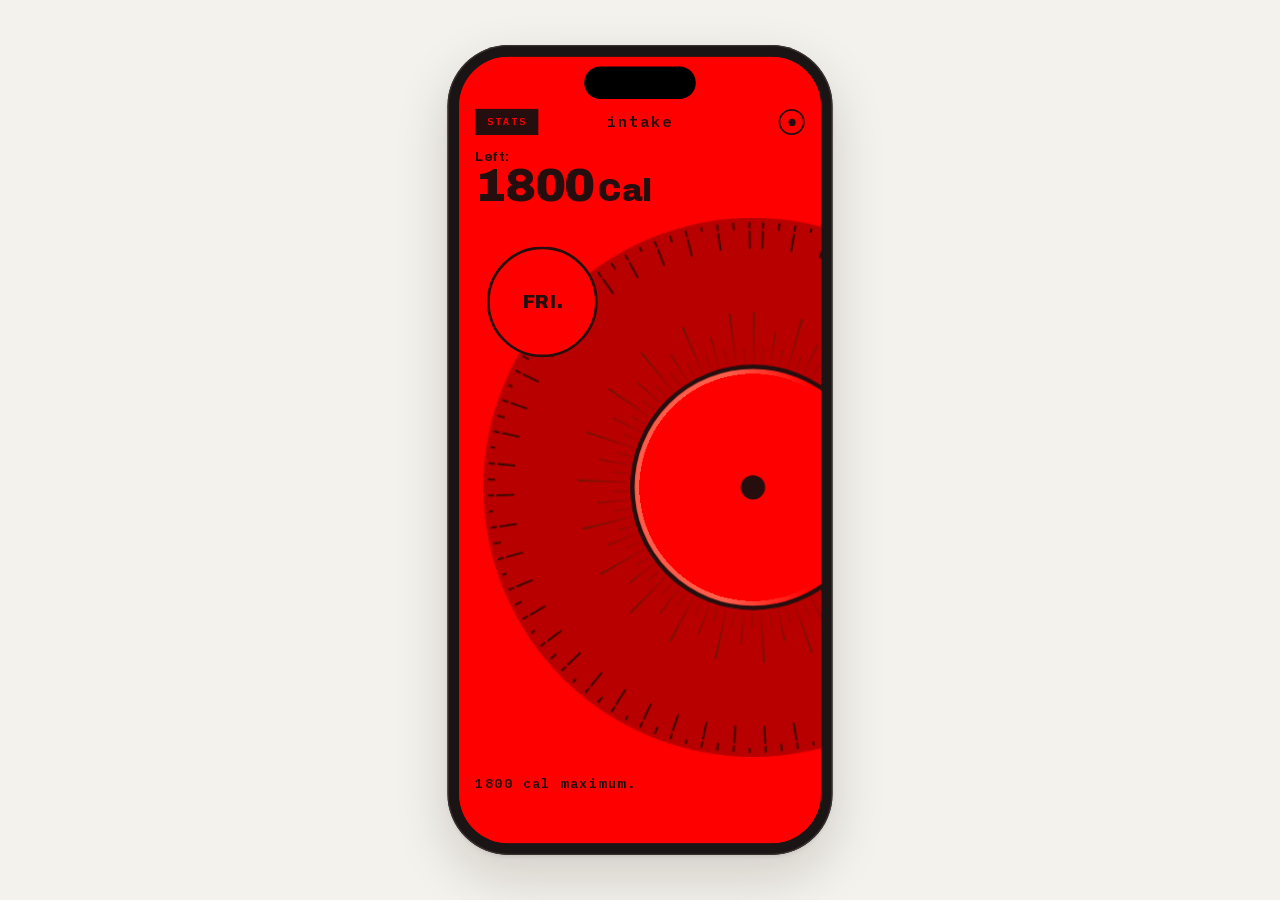
<file: index.html>
<!DOCTYPE html>
<html lang="en">
<head>
<meta charset="utf-8">
<meta name="viewport" content="width=device-width, initial-scale=1, viewport-fit=cover, user-scalable=no">
<title>intake</title>

<meta name="apple-mobile-web-app-capable" content="yes">
<meta name="mobile-web-app-capable" content="yes">
<!-- Drawn under a see-through bar. iOS 26 lays its own blur over the top of that, which
     can only be cleared by giving up the see-through bar - and with it a top that moves
     with the screens under it - so it stays, tinted the app's red (see paintRoot). -->
<meta name="apple-mobile-web-app-status-bar-style" content="black-translucent">
<meta name="apple-mobile-web-app-title" content="intake">
<meta name="theme-color" content="#FF0000">

<link rel="manifest" href="./manifest.webmanifest">
<link rel="apple-touch-icon" href="./icons/icon-180.png">
<link rel="icon" href="./icons/icon-192.png" type="image/png">
<link rel="stylesheet" href="./fonts.css">
<link rel="stylesheet" href="./styles.css">
</head>
<body>

<div id="backdrop"></div>


<!-- On a wide screen the app is shown as the phone it was drawn for: this is the body
     of that phone, behind the canvas. Hidden everywhere else. -->
<div id="frame" aria-hidden="true"></div>

<div id="stage">

<!-- ═══════════════════════════ HOME ═══════════════════════════ -->
<section class="screen" id="screen-home" style="position: relative; height: 874px; overflow: hidden; background-color: #FF0000">
  <div class="hdr" style="position: absolute; left: 0; right: 0; top: 58px; display: flex; align-items: center; justify-content: space-between; padding: 0 18px; z-index: 9">
    <div id="home-stats-btn" class="nav-pill" style="background: #270E0E; color: #FF0000; font: 600 11px/1 'IBM Plex Mono',monospace; letter-spacing: .16em; padding: 9px 13px">STATS</div>
    <div style="position: absolute; left: 0; right: 0; text-align: center; color: #270E0E; font: 600 17px/1 'IBM Plex Mono',monospace; letter-spacing: .14em; pointer-events: none">intake</div>
    <div id="home-settings-btn" class="dot-btn" role="button" tabindex="0" aria-label="Settings" style="width:29px;height:29px;border-radius:50%;border:2.5px solid #270E0E;box-sizing:border-box;display:flex;align-items:center;justify-content:center"><div style="width: 8px; height: 8px; border-radius: 50%; background: #270E0E"></div></div>
  </div>

  <div id="home-left" style="position: absolute; left: 18px; top: 104px; z-index: 9; display: flex; flex-direction: column; gap: 2px; color: #270E0E">
    <div id="home-left-cap" style="font: 700 15px/1 Archivo,sans-serif; letter-spacing: .02em">Left:</div>
    <div style="display: flex; align-items: baseline; gap: 4px"><div id="home-left-val" style="font: 900 52px/.85 Archivo,sans-serif; letter-spacing: -.02em">425</div><div style="font: 900 34px/.85 Archivo,sans-serif; letter-spacing: -.01em">Cal</div></div>
  </div>

  <div style="position: absolute; left: 30px; top: 230px; width: 520px; height: 520px; z-index: 3">
    <canvas id="home-band" class="layer" style="position:absolute;left:-3px;top:-51px;width:599px;height:599px"></canvas>

    <canvas id="home-ticks" class="layer" style="position:absolute;left:-3px;top:-51px;width:599px;height:599px;z-index:3"></canvas>

    <canvas id="home-lit" class="layer" style="position:absolute;left:-3px;top:-51px;width:599px;height:599px;z-index:5"></canvas>

    <div id="home-day-btn" class="day-badge" style="position: absolute; left: 1px; top: -19px; width: 123px; height: 123px; border-radius: 50%; color: #270E0E; display: flex; align-items: center; justify-content: center; z-index: 8; background-color: #FF0000; border: 3px solid #270E0E; box-sizing: border-box; cursor: pointer"><div id="home-day" style="font: 900 21px/1 Archivo,sans-serif; letter-spacing: -.03em">MON.</div></div>

    <div class="layer" style="position:absolute;left:161px;top:113px;width:271px;height:271px;border-radius:50%;z-index:6;pointer-events:none;background:conic-gradient(from 90deg,#FF0000 0deg 60deg,#FF5C4A 102deg 258deg,#FF0000 300deg 360deg);-webkit-mask:radial-gradient(circle closest-side,transparent 0 93.2%,#000 93.2% 100%);mask:radial-gradient(circle closest-side,transparent 0 93.2%,#000 93.2% 100%)"></div>
    <div style="position:absolute;left:160px;top:112px;width:273px;height:273px;border-radius:50%;border:5px solid #270E0E;box-sizing:border-box;z-index:6;pointer-events:none"></div>

    <div style="position: absolute; left: 275px; top: 227px; width: 43px; height: 43px; z-index: 5; pointer-events: none"><div style="position: absolute; left: 8px; top: 8px; width: 27px; height: 27px; border-radius: 50%; background: #270E0E"></div></div>

    <button type="button" id="home-open-calc" class="dial-btn-home" aria-label="Open calculator" style="position:absolute;left:166px;top:118px;width:261px;height:261px;border-radius:50%;border:0;padding:0;background:transparent;cursor:pointer;z-index:9;-webkit-tap-highlight-color:transparent;transition:background .12s,transform .12s"></button>
  </div>

  <div id="home-max" style="position: absolute; left: 18px; z-index: 9; color: rgb(39, 14, 14); font: 600 15px / 1 &quot;IBM Plex Mono&quot;, monospace; letter-spacing: 0.1em; top: 800px">1800 cal maximum.</div>

  <!-- Day picker. The first circle lands exactly on the badge, so opening it reads as the
       badge growing a stack rather than a panel appearing over it. -->
  <div id="home-picker-backdrop" class="bleed-x bleed-t bleed-b" style="position:absolute;inset:0;z-index:19;display:none"></div>
  <!-- The tail of the fade runs to zero just short of the bottom edge, so the circle
       queued behind the faded one never shows its arc below it. -->
  <div id="home-picker" style="position:absolute;left:31px;top:211px;width:123px;height:491px;z-index:20;display:none;-webkit-mask-image:linear-gradient(to bottom,#000 0,#000 75%,rgba(0,0,0,.4) 88%,rgba(0,0,0,.4) 92%,rgba(0,0,0,0) 99.5%);mask-image:linear-gradient(to bottom,#000 0,#000 75%,rgba(0,0,0,.4) 88%,rgba(0,0,0,.4) 92%,rgba(0,0,0,0) 99.5%)">
    <div id="home-picker-scroll" class="noscrollbar" style="position:absolute;inset:0;overflow-y:auto;overflow-x:hidden;-webkit-overflow-scrolling:touch;overscroll-behavior:contain"></div>
  </div>
  <!-- Sits off the top-left shoulder of the first circle, not level with its middle.
       The dots pack to the top of a taller box so the tap target stays finger-sized. -->
  <!-- The dots shift right inside the box rather than the box moving with them: the
       circle bulges left as it drops, and this box is as far right as one can sit
       without its lower corner landing on the circle and swallowing taps. -->
  <button type="button" id="home-cal-btn" aria-label="Open calendar" style="position:absolute;left:0;top:214px;width:32px;height:44px;z-index:21;display:none;border:0;background:transparent;padding:0 4px 0 0;cursor:pointer;align-items:flex-end;justify-content:flex-start;flex-direction:column;gap:4px">
    <span style="width:5.5px;height:5.5px;border-radius:50%;background:#270E0E;display:block"></span>
    <span style="width:5.5px;height:5.5px;border-radius:50%;background:#270E0E;display:block"></span>
    <span style="width:5.5px;height:5.5px;border-radius:50%;background:#270E0E;display:block"></span>
  </button>
</section>

<!-- ═══════════════════════════ CALENDAR ═══════════════════════════ -->
<section class="screen" id="screen-calendar" style="position:relative;height:874px;overflow:hidden;background:#C0C3B0;font-family:Archivo,sans-serif">

  <div class="hdr" style="position:absolute;left:0;right:0;top:58px;display:flex;align-items:center;justify-content:space-between;padding:0 18px;z-index:9">
    <button type="button" id="cal-back-btn" class="btn-close" style="width:29px;height:29px;border-radius:50%;border:0;background:#FF0000;color:#270E0E;font:900 12px/1 Archivo,sans-serif;-webkit-text-stroke:0.9px currentColor;display:flex;align-items:center;justify-content:center;padding:0;cursor:pointer;flex:none">✕</button>
    <div style="position:absolute;left:0;right:0;text-align:center;color:#270E0E;font:600 17px/1 'IBM Plex Mono',monospace;letter-spacing:.14em;pointer-events:none">log</div>
    <div id="cal-settings-btn" class="dot-btn" role="button" tabindex="0" aria-label="Settings" style="width:29px;height:29px;border-radius:50%;border:2.5px solid #FF0000;box-sizing:border-box;display:flex;align-items:center;justify-content:center"><div style="width:8px;height:8px;border-radius:50%;background:#FF0000"></div></div>
  </div>

  <!-- The selected day, read the way the reference reads it: the numeral carries the
       screen, the month and year sit under it, the weekday balances the line. -->
  <div id="cal-daynum" style="position:absolute;left:22px;top:190px;z-index:9;color:#270E0E;font:900 124px/.78 Archivo,sans-serif;letter-spacing:-.055em">20</div>

  <div style="position:absolute;left:24px;right:24px;top:330px;display:flex;align-items:flex-start;justify-content:space-between;gap:12px;z-index:9">
    <!-- The month travels when the calendar is paged, and the weekday and arrows beside
         it do not, so it is given a window of its own to travel in: it reaches the edge
         of the space it owns and is gone, rather than carrying on across its neighbours.
         Clipped sideways only - the two lines inside are free to stand as tall as they
         like, which a plain overflow:hidden would cut into. -->
    <div id="cal-monthclip" style="position:relative;flex:1 1 auto;min-width:0">
      <div id="cal-monthbox">
        <div id="cal-month" style="color:#270E0E;font:900 27px/1 Archivo,sans-serif;letter-spacing:-.03em;white-space:nowrap">SEPT</div>
        <div id="cal-year" style="margin-top:5px;color:rgba(39,14,14,.4);font:900 27px/1 Archivo,sans-serif;letter-spacing:-.03em">2026</div>
      </div>
    </div>
    <div style="flex:none;text-align:right">
      <div id="cal-downame" style="color:rgba(39,14,14,.4);font:900 27px/1 Archivo,sans-serif;letter-spacing:-.02em">SAT</div>
      <div style="margin-top:4px;display:flex;justify-content:flex-end;gap:4px">
        <button type="button" id="cal-prev" class="cal-nav" aria-label="Previous month">‹</button>
        <button type="button" id="cal-next" class="cal-nav" aria-label="Next month">›</button>
      </div>
    </div>
  </div>

  <div id="cal-dow" style="position:absolute;left:24px;right:24px;top:436px;display:grid;grid-template-columns:repeat(7,1fr);gap:9px;z-index:9"></div>
  <div id="cal-grid" style="position:absolute;left:24px;right:24px;top:462px;display:grid;grid-template-columns:repeat(7,1fr);column-gap:9px;row-gap:12px;z-index:9"></div>
</section>

<!-- ═══════════════════════ CALCULATOR ═══════════════════════ -->
<section class="screen" id="screen-calc" style="position:relative;height:874px;overflow:hidden;background:#270E0E;font-family:Archivo,sans-serif">

  <div class="hdr" style="position:absolute;left:0;right:0;top:58px;display:flex;align-items:center;justify-content:space-between;padding:0 18px;z-index:9">
    <button type="button" id="calc-close" class="btn-close" style="width:29px;height:29px;border-radius:50%;border:0;background:#FF0000;color:#270E0E;font:900 12px/1 Archivo,sans-serif;-webkit-text-stroke:0.9px currentColor;display:flex;align-items:center;justify-content:center;padding:0;cursor:pointer;flex:none">✕</button>
    <div id="calc-title" style="font:600 14px/1 'IBM Plex Mono',monospace;letter-spacing:.16em;color:#270E0E">CALC</div><div id="calc-settings-btn" class="dot-btn" role="button" tabindex="0" aria-label="Settings" style="width:29px;height:29px;border-radius:50%;background:#FF0000;display:flex;align-items:center;justify-content:center"><div style="width:8px;height:8px;border-radius:50%;background:#270E0E"></div></div>
  </div>

  <div style="position:absolute;left:0;right:0;top:0;height:534px;z-index:3;clip-path:inset(calc(var(--by,0px) * -1) calc(var(--bx,0px) * -1) 0 calc(var(--bx,0px) * -1))">
  <div style="position: absolute; left: -93px; top: 108px; width: 520px; height: 520px; z-index: 3">
    <canvas id="calc-band" class="layer" style="position:absolute;left:-3px;top:-51px;width:599px;height:599px"></canvas>

  <div class="layer" style="position:absolute;left:161px;top:113px;width:271px;height:271px;border-radius:50%;z-index:6;background:conic-gradient(from 90deg,#270E0E 0deg 60deg,#FF5C4A 102deg 258deg,#270E0E 300deg 360deg);-webkit-mask:radial-gradient(circle closest-side,transparent 0 93.2%,#000 93.2% 100%);mask:radial-gradient(circle closest-side,transparent 0 93.2%,#000 93.2% 100%)"></div>
  <div style="position:absolute;left:160px;top:112px;width:273px;height:273px;border-radius:50%;border:5px solid #FF0000;box-sizing:border-box;z-index:6"></div>

  <button type="button" id="calc-dial-btn" class="dial-btn" aria-label="Log entry" style="position:absolute;left:166px;top:118px;width:261px;height:261px;border-radius:50%;border:0;padding:0;background:transparent;cursor:pointer;z-index:9;-webkit-tap-highlight-color:transparent;transition:background .12s,transform .12s"></button>

  <div id="calc-seg" style="position:absolute;left:296.5px;top:248.5px;transform:translate(-50%,-50%) scale(1.42);display:flex;align-items:flex-end;gap:7px;z-index:8"></div></div>
  </div>

  <!-- The design set this ink to #270E0E because the red arc was always behind it. With a
       proportional arc it often is not, so the colour flips with what is behind. The arc
       edge is kept out of the glyph box (see renderCalc), so one flat colour always works. -->
  <div id="calc-pct" style="position: absolute; left: 0; right: 0; top: 110px; z-index: 10; text-align: center; color: #270E0E; font: 800 76px/.86 'Big Shoulders Display',sans-serif; letter-spacing: -.01em; font-size: 60px"><span id="calc-pct-ink" style="display:inline-block">0%</span></div>

  <div style="position:absolute;left:0;right:0;top:523px;bottom:0;background:transparent;z-index:20">

    <div id="calc-marks" style="position:absolute;left:24px;right:24px;top:14px;height:8px;display:flex;align-items:stretch;gap:9px;z-index:1">
      <div style="width:8px;flex:none;background:#FF0000;clip-path:polygon(100% 0,100% 100%,0 100%)"></div>
    </div>

    <div id="calc-keypad" style="position:absolute;left:24px;right:24px;top:29px;display:grid;grid-template-columns:repeat(3,1fr);gap:12px">
      <button type="button" class="k" data-key="7" style="height:62px;border-radius:12px;border:0;background:#FF0000;box-shadow:inset 0 0 0 2.5px #FF0000,inset 0 0 0 3.5px #270E0E;color:#270E0E;display:flex;align-items:center;justify-content:center;padding:0;cursor:pointer;font:900 15px/1 Orbitron,sans-serif">7</button>
      <button type="button" class="k" data-key="8" style="height:62px;border-radius:12px;border:0;background:#FF0000;box-shadow:inset 0 0 0 2.5px #FF0000,inset 0 0 0 3.5px #270E0E;color:#270E0E;display:flex;align-items:center;justify-content:center;padding:0;cursor:pointer;font:900 15px/1 Orbitron,sans-serif">8</button>
      <button type="button" class="k" data-key="9" style="height:62px;border-radius:12px;border:0;background:#FF0000;box-shadow:inset 0 0 0 2.5px #FF0000,inset 0 0 0 3.5px #270E0E;color:#270E0E;display:flex;align-items:center;justify-content:center;padding:0;cursor:pointer;font:900 15px/1 Orbitron,sans-serif">9</button>
      <button type="button" class="k" data-key="4" style="height:62px;border-radius:12px;border:0;background:#FF0000;box-shadow:inset 0 0 0 2.5px #FF0000,inset 0 0 0 3.5px #270E0E;color:#270E0E;display:flex;align-items:center;justify-content:center;padding:0;cursor:pointer;font:900 15px/1 Orbitron,sans-serif">4</button>
      <button type="button" class="k" data-key="5" style="height:62px;border-radius:12px;border:0;background:#FF0000;box-shadow:inset 0 0 0 2.5px #FF0000,inset 0 0 0 3.5px #270E0E;color:#270E0E;display:flex;align-items:center;justify-content:center;padding:0;cursor:pointer;font:900 15px/1 Orbitron,sans-serif">5</button>
      <button type="button" class="k" data-key="6" style="height:62px;border-radius:12px;border:0;background:#FF0000;box-shadow:inset 0 0 0 2.5px #FF0000,inset 0 0 0 3.5px #270E0E;color:#270E0E;display:flex;align-items:center;justify-content:center;padding:0;cursor:pointer;font:900 15px/1 Orbitron,sans-serif">6</button>
      <button type="button" class="k" data-key="1" style="height:62px;border-radius:12px;border:0;background:#FF0000;box-shadow:inset 0 0 0 2.5px #FF0000,inset 0 0 0 3.5px #270E0E;color:#270E0E;display:flex;align-items:center;justify-content:center;padding:0;cursor:pointer;font:900 15px/1 Orbitron,sans-serif">1</button>
      <button type="button" class="k" data-key="2" style="height:62px;border-radius:12px;border:0;background:#FF0000;box-shadow:inset 0 0 0 2.5px #FF0000,inset 0 0 0 3.5px #270E0E;color:#270E0E;display:flex;align-items:center;justify-content:center;padding:0;cursor:pointer;font:900 15px/1 Orbitron,sans-serif">2</button>
      <button type="button" class="k" data-key="3" style="height:62px;border-radius:12px;border:0;background:#FF0000;box-shadow:inset 0 0 0 2.5px #FF0000,inset 0 0 0 3.5px #270E0E;color:#270E0E;display:flex;align-items:center;justify-content:center;padding:0;cursor:pointer;font:900 15px/1 Orbitron,sans-serif">3</button>
      <button type="button" class="k-alt" data-key="del" style="height:62px;border-radius:12px;border:0;background:#3A1513;box-shadow:inset 0 0 0 2.5px #3A1513,inset 0 0 0 3.5px #FF0000;color:#FF0000;display:flex;align-items:center;justify-content:center;padding:0;cursor:pointer;font:900 15px/1 Orbitron,sans-serif">⌫</button>
      <button type="button" class="k" data-key="0" style="height:62px;border-radius:12px;border:0;background:#FF0000;box-shadow:inset 0 0 0 2.5px #FF0000,inset 0 0 0 3.5px #270E0E;color:#270E0E;display:flex;align-items:center;justify-content:center;padding:0;cursor:pointer;font:900 15px/1 Orbitron,sans-serif">0</button>
      <button type="button" class="k-alt" data-key="eq" style="height:62px;border-radius:12px;border:0;background:#3A1513;box-shadow:inset 0 0 0 2.5px #3A1513,inset 0 0 0 3.5px #FF0000;color:#FF0000;font:900 15px/1 Orbitron,sans-serif;display:flex;align-items:center;justify-content:center;padding:0;cursor:pointer">=</button>
    </div>

    <div id="calc-history" class="scrubbable" style="position:absolute;left:24px;right:24px;top:29px;bottom:26px;display:none;align-items:center;justify-content:center;overflow:hidden"></div>

    <button type="button" id="calc-view-toggle" class="view-toggle" style="position: absolute; left: 24px; top: -18px; z-index: 22; border: 0; background: transparent; color: #FF0000; font: 600 11px/1 'IBM Plex Mono',monospace; letter-spacing: .16em; padding: 9px 0; cursor: pointer">HISTORY</button>
  </div>

</section>

<!-- ═══════════════════════════ STATS ═══════════════════════════ -->
<section class="screen" id="screen-stats" style="position:relative;height:874px;overflow:hidden;background:#C0C3B0;font-family:Archivo,sans-serif">

  <div class="hdr" style="position:absolute;left:0;right:0;top:58px;display:flex;align-items:center;justify-content:space-between;padding:0 18px;z-index:9">
    <div id="stats-home-btn" class="nav-pill" style="background:#FF0000;color:#270E0E;font:600 11px/1 'IBM Plex Mono',monospace;letter-spacing:.16em;padding:9px 13px">HOME</div>
    <div style="position:absolute;left:0;right:0;text-align:center;color:#270E0E;font:600 17px/1 'IBM Plex Mono',monospace;letter-spacing:.14em;pointer-events:none">stats</div>
    <div id="stats-settings-btn" class="dot-btn" role="button" tabindex="0" aria-label="Settings" style="width:29px;height:29px;border-radius:50%;border:2.5px solid #FF0000;box-sizing:border-box;display:flex;align-items:center;justify-content:center"><div style="width:8px;height:8px;border-radius:50%;background:#FF0000"></div></div>
  </div>

  <div id="stats-hero" style="position:absolute;left:24px;right:24px;top:104px;z-index:7;color:#270E0E">
    <div id="stats-hero-caption" style="font: 600 10px/1 'IBM Plex Mono',monospace; letter-spacing: .2em; color: #270E0E; white-space: nowrap">AVERAGE PER 7 DAYS</div>
    <div style="display:flex;align-items:baseline;gap:5px;margin-top:13px">
      <div id="stats-hero-value" style="font:900 62px/.82 Archivo,sans-serif;letter-spacing:-.04em">0</div>
      <div style="font:900 44px/.82 Archivo,sans-serif;letter-spacing:-.02em;color:transparent;-webkit-text-stroke:2px #270E0E">cal</div>
    </div>
  </div>

  <!-- Under the chart rather than over it. A goal line high enough to reach the lower
       of these lands exactly on it, and the chart is then the thing that gives way for
       it: the rule keeps its own colour everywhere the red is not. -->
  <div id="stats-rule-1" style="position:absolute;left:24px;right:24px;top:198px;height:1px;background:#9BA08B;z-index:3"></div>
  <div id="stats-rule-2" style="position:absolute;left:24px;right:24px;top:234px;height:1px;background:#9BA08B;z-index:3"></div>

  <div id="stats-chart" class="scrubbable" style="position:absolute;left:24px;right:24px;top:236px;height:248px;z-index:4">
    <div style="position:absolute;left:0;right:0;bottom:0;height:2px;background:#8F9482"></div>

    <div id="stats-bars" class="scrubbable track" style="position:absolute;left:0;right:0;top:0;bottom:2px"></div>

    <!-- The rule is drawn slot by slot on a track of its own rather than as one line
         across the chart, so that a maximum changed partway through the window shows
         up as a step in it, on the day it changed, and slides with everything else. -->
    <div id="stats-goal-track" class="track" style="position:absolute;inset:0;z-index:5;pointer-events:none"></div>

    <div id="stats-goal-line" style="position:absolute;left:0;right:0;bottom:86.00%;height:0;z-index:6;pointer-events:none">
      <div style="position:absolute;left:0;top:0;transform:translateY(-50%);background:#C0C3B0;padding:3px 7px 3px 0;font:600 9px/1 'IBM Plex Mono',monospace;letter-spacing:.1em;color:#FF0000;white-space:nowrap">GOAL <span id="stats-goal-value">1,800</span></div>
    </div>
  </div>

  <div id="stats-xlabels" class="scrubbable track" style="position:absolute;left:24px;right:24px;top:488px;height:12px;z-index:6"></div>

  <!-- Backing bled past the canvas edge so the panel's own edge antialiases against red
       rather than the sage ground when the stage is scaled by a fraction. Clipped away
       entirely at 1:1, and nothing inside the panel moves. -->
  <div class="bleed-x bleed-b" style="position:absolute;left:-2px;right:-2px;top:500px;bottom:0;background:#FF0000;z-index:8"></div>

  <div style="position:absolute;left:0;right:0;top:500px;bottom:0;background:#FF0000;z-index:8;clip-path:inset(0 calc(var(--bx,0px) * -1) 0 calc(var(--bx,0px) * -1))">
    <div id="stats-meal-labels" class="scrubbable track" style="position:absolute;left:24px;right:24px;top:18px;height:12px;color:#270E0E"></div>

    <div style="position:absolute;left:24px;right:24px;top:31px;height:2px;background:rgba(39,14,14,.55)"></div>

    <div id="stats-meal-cols" class="scrubbable track" style="position:absolute;left:24px;right:24px;top:37px;height:176px"></div>

    <div id="stats-sel-times" class="bleed-x" style="position:absolute;left:-2px;right:-2px;top:235px;bottom:118px;background:#270E0E;padding:14px 26px;box-sizing:border-box;display:flex;flex-direction:column;justify-content:flex-start;gap:12px;overflow:hidden">
      <div id="stats-sel-caption" style="color:#FF0000;font:600 9.5px/1 'IBM Plex Mono',monospace;letter-spacing:.2em;white-space:nowrap"></div>
      <div id="stats-sel-list" style="display:flex;flex-wrap:wrap;gap:8px 20px;align-items:flex-end"></div>
    </div>

    <div style="position:absolute;left:24px;right:20px;bottom:26px;display:flex;align-items:center;justify-content:space-between;gap:12px">
      <div style="position:relative;top:-30px;display:flex;flex-direction:column;gap:11px;align-items:flex-start;color:#270E0E">
        <div id="stats-meals-big" style="font:900 45px/.86 Archivo,sans-serif;letter-spacing:-.03em;white-space:nowrap;margin-left:-2px">NO DATA</div>
        <div id="stats-meals-caption" style="font:600 10px/1 'IBM Plex Mono',monospace;letter-spacing:.14em;white-space:nowrap">AVERAGE MEAL TIMES PER 7 DAYS</div>
      </div>
      <button type="button" id="stats-range-btn" class="range-btn" aria-label="Cycle range" style="width:54px;height:54px;border-radius:50%;border:0;padding:0;cursor:pointer;background:#270E0E;color:#FF0000;display:flex;align-items:center;justify-content:center;font:600 13px/1 'IBM Plex Mono',monospace;letter-spacing:.06em;flex:none">7D</button>
    </div>
  </div>

</section>

<!-- ═══════════════════════════ SETTINGS ═══════════════════════════ -->
<!-- Comes up over whichever screen you were on rather than replacing it, which is why
     it is not one of the screens: the strip of that screen left showing along the top
     is both the way back and the thing that says which way to put it away. -->
<div id="settings" style="position:absolute;inset:0;z-index:40;display:none">
  <div id="settings-scrim" class="bleed-x bleed-t bleed-b" style="position:absolute;inset:0;background:rgba(39,14,14,.22)"></div>

  <div id="settings-sheet" class="bleed-x bleed-b" style="position:absolute;left:0;right:0;top:96px;bottom:0;background:#C0C3B0;border-radius:26px 26px 0 0;overflow:hidden;font-family:Archivo,sans-serif">
    <div style="position:absolute;left:50%;top:15px;margin-left:-22px;width:44px;height:4px;border-radius:2px;background:rgba(39,14,14,.22)"></div>
    <div style="position:absolute;left:0;right:0;top:46px;text-align:center;color:#270E0E;font:600 17px/1 'IBM Plex Mono',monospace;letter-spacing:.14em;pointer-events:none">settings</div>

    <div class="bleed-body" style="position:absolute;left:24px;right:24px;bottom:76px;display:flex;flex-direction:column;align-items:flex-end;gap:34px;text-align:right">

      <div style="align-self:stretch;display:flex;flex-direction:column;align-items:flex-end;gap:11px">
        <div id="set-goal-cap" class="set-cap">MAXIMUM CALORIES</div>
        <input id="set-goal" class="set-val" type="text" inputmode="numeric" autocomplete="off" spellcheck="false" aria-label="Maximum calories" value="1,800">
      </div>

      <!-- The pair sits on its own line above the month rather than flanking it, so the
           month reads as one word against the same right edge as everything else. -->
      <div style="display:flex;flex-direction:column;align-items:flex-end;gap:2px">
        <div class="set-cap">LOG STARTS</div>
        <div style="display:flex;align-items:center;gap:2px;margin-right:-9px">
          <button type="button" id="set-start-prev" class="cal-nav" aria-label="Earlier start month">‹</button>
          <button type="button" id="set-start-next" class="cal-nav" aria-label="Later start month">›</button>
        </div>
        <div id="set-start" class="set-val">SEPT 2026</div>
      </div>

      <!-- The two that cannot be taken back ask first, in a panel of their own: a word
           in a list is one tap from the word above it, and these two cannot be a slip. -->
      <div style="display:flex;flex-direction:column;align-items:flex-end;gap:11px">
        <div id="set-data-cap" class="set-cap">DATA</div>
        <div id="set-export" class="set-val set-act">EXPORT</div>
        <div id="set-import" class="set-val set-act">IMPORT</div>
      </div>

      <!-- Out of the list and on its own, with more air above it than anything else on
           the sheet: it belongs to none of the words it used to sit under. -->
      <div id="set-delete" class="set-val set-act" style="margin-top:12px">DELETE</div>
    </div>

    <input type="file" id="set-file" accept="application/json,.json" style="display:none" aria-hidden="true" tabindex="-1">
  </div>
</div>

<!-- Shown only when a write has actually failed, which means the app is still working
     but is no longer keeping anything. It sits over the screen rather than in it, and
     leads to the sheet, because exporting is the only thing left that will keep a day. -->
<div id="alarm" style="position:absolute;left:24px;right:24px;bottom:16px;z-index:30;display:flex;align-items:center;justify-content:center;height:34px;border-radius:10px;background:#270E0E;color:#FF0000;font:600 10px/1 'IBM Plex Mono',monospace;letter-spacing:.16em;cursor:pointer" role="status">NOT SAVING — EXPORT TO KEEP THIS</div>

<!-- Asked in the middle of the screen, over everything, with the screen behind it put
     out: the two answers are the only things on it, and they are nowhere near the word
     that was tapped to get here. -->
<div id="ask" style="position:absolute;inset:0;z-index:50;display:none" role="dialog" aria-modal="true" aria-labelledby="ask-text">
  <div id="ask-scrim" class="bleed-x bleed-t bleed-b" style="position:absolute;inset:0;background:rgba(39,14,14,.55)"></div>

  <!-- Held by its bottom edge rather than its middle, because that edge is the one that
       has to land somewhere: clear of the month below it, and far enough past the month
       arrows above it that they sit against a straight edge and not a rounded corner.
       Anchored this way, a longer question grows upwards and neither stops being true. -->
  <div id="ask-panel" style="position:absolute;left:24px;right:24px;bottom:346px;background:#FF0000;border-radius:16px;padding:26px 24px 24px;box-sizing:border-box">
    <div id="ask-text" style="color:#270E0E;font:900 27px/1.06 Archivo,sans-serif;letter-spacing:-.03em">THIS WILL DELETE ALL STORED DATA.</div>
    <!-- Solid rather than faded: dark on red at any less than full strength goes muddy
         long before it goes quiet, which is what the small size is already for. -->
    <div id="ask-note" style="margin-top:13px;color:#270E0E;font:600 9.5px/1.4 'IBM Plex Mono',monospace;letter-spacing:.16em">IT CANNOT BE UNDONE</div>
    <div style="margin-top:28px;display:flex;gap:10px">
      <button type="button" id="ask-no" class="ask-btn" style="flex:1;height:54px;border-radius:12px;border:0;box-shadow:inset 0 0 0 2.5px #270E0E;background:transparent;color:#270E0E;font:600 12px/1 'IBM Plex Mono',monospace;letter-spacing:.16em;cursor:pointer;padding:0">CANCEL</button>
      <button type="button" id="ask-yes" class="ask-btn ask-go" style="flex:1;height:54px;border-radius:12px;border:0;background:#270E0E;color:#FF0000;font:600 12px/1 'IBM Plex Mono',monospace;letter-spacing:.16em;cursor:pointer;padding:0">DELETE</button>
    </div>
  </div>
</div>

<!-- The island the canvas's top 58px were always left clear for. Only in the frame. -->
<div id="island" aria-hidden="true"></div>

</div>

<script src="./app.js"></script>
</body>
</html>
</file>
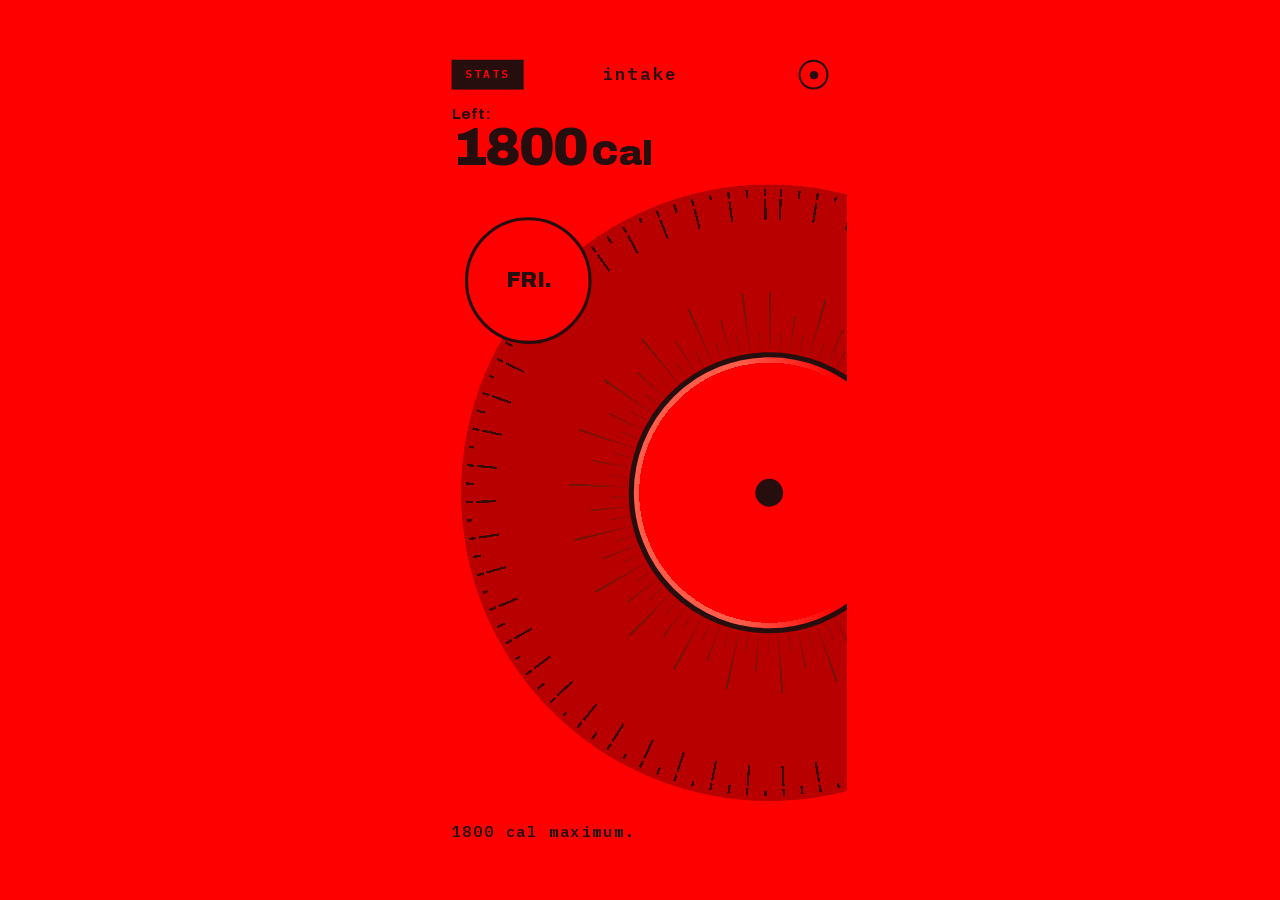
<file: app/index.html>
<!DOCTYPE html>
<html lang="en">
<head>
<meta charset="utf-8">
<meta name="viewport" content="width=device-width, initial-scale=1, viewport-fit=cover, user-scalable=no">
<title>intake</title>

<meta name="apple-mobile-web-app-capable" content="yes">
<meta name="mobile-web-app-capable" content="yes">
<meta name="apple-mobile-web-app-status-bar-style" content="black-translucent">
<meta name="apple-mobile-web-app-title" content="intake">
<meta name="theme-color" content="#FF0000">

<link rel="manifest" href="./manifest.webmanifest">
<link rel="apple-touch-icon" href="./icons/icon-180.png">
<link rel="icon" href="./icons/icon-192.png" type="image/png">
<link rel="stylesheet" href="./fonts.css">
<link rel="stylesheet" href="./styles.css">
</head>
<body>

<div id="backdrop"></div>

<div id="stage">

<!-- ═══════════════════════════ HOME ═══════════════════════════ -->
<section class="screen" id="screen-home" style="position: relative; height: 874px; overflow: hidden; background-color: #FF0000">
  <div style="position: absolute; left: 0; right: 0; top: 58px; display: flex; align-items: center; justify-content: space-between; padding: 0 18px; z-index: 9">
    <div id="home-stats-btn" class="nav-pill" style="background: #270E0E; color: #FF0000; font: 600 11px/1 'IBM Plex Mono',monospace; letter-spacing: .16em; padding: 9px 13px">STATS</div>
    <div style="position: absolute; left: 0; right: 0; text-align: center; color: #270E0E; font: 600 17px/1 'IBM Plex Mono',monospace; letter-spacing: .14em; pointer-events: none">intake</div>
    <div id="home-settings-btn" class="dot-btn" role="button" tabindex="0" aria-label="Settings" style="width:29px;height:29px;border-radius:50%;border:2.5px solid #270E0E;box-sizing:border-box;display:flex;align-items:center;justify-content:center"><div style="width: 8px; height: 8px; border-radius: 50%; background: #270E0E"></div></div>
  </div>

  <div style="position: absolute; left: 18px; top: 104px; z-index: 9; display: flex; flex-direction: column; gap: 2px; color: #270E0E">
    <div id="home-left-cap" style="font: 700 15px/1 Archivo,sans-serif; letter-spacing: .02em">Left:</div>
    <div style="display: flex; align-items: baseline; gap: 4px"><div id="home-left-val" style="font: 900 52px/.85 Archivo,sans-serif; letter-spacing: -.02em">425</div><div style="font: 900 34px/.85 Archivo,sans-serif; letter-spacing: -.01em">Cal</div></div>
  </div>

  <div style="position: absolute; left: 30px; top: 230px; width: 520px; height: 520px; z-index: 3">
    <div style="position: absolute; inset: -49px 0px 0px -6px; border-radius: 50%; mask: radial-gradient(circle closest-side, transparent 0px, transparent 45%, rgb(0, 0, 0) 45%, rgb(0, 0, 0) 100%); -webkit-mask: radial-gradient(circle closest-side, transparent 0px, transparent 45%, rgb(0, 0, 0) 45%, rgb(0, 0, 0) 100%); width: 599px; height: 599px; left: -3px; top: -51px; background-color: #B90000"><div id="home-arc-fill" style="position:absolute;inset:0;border-radius:50%;z-index:2;background-color:#270E0E;-webkit-mask:conic-gradient(from 228deg,#000 0 180.2deg,rgba(0,0,0,0) 180.9deg 360deg);mask:conic-gradient(from 228deg,#000 0 180.2deg,rgba(0,0,0,0) 180.9deg 360deg)"></div><div id="home-arc-cap" style="position:absolute;left:55.85px;top:362.45px;width:164.7px;height:164.7px;border-radius:50%;z-index:2;background-color:#270E0E"></div><div id="home-arc-tail" style="position:absolute;left:379.02px;top:72.42px;width:164.7px;height:164.7px;border-radius:50%;z-index:2;background-color:#270E0E"></div></div>

    <div style="position:absolute;left:-3px;top:-51px;width:599px;height:599px;border-radius:50%;z-index:3;background:repeating-conic-gradient(from 0deg,#6A1608 0 0.62deg,rgba(0,0,0,0) 0.62deg 4deg);-webkit-mask:radial-gradient(circle closest-side,transparent 0 46.5%,rgba(0,0,0,.28) 46.5%,rgba(0,0,0,.5) 52%,transparent 52%);mask:radial-gradient(circle closest-side,transparent 0 46.5%,rgba(0,0,0,.28) 46.5%,rgba(0,0,0,.5) 52%,transparent 52%)"></div>
    <div style="position:absolute;left:-3px;top:-51px;width:599px;height:599px;border-radius:50%;z-index:3;background:repeating-conic-gradient(from 0deg,#6A1608 0 0.62deg,rgba(0,0,0,0) 0.62deg 8deg);-webkit-mask:radial-gradient(circle closest-side,transparent 0 52%,rgba(0,0,0,.5) 52%,rgba(0,0,0,.78) 58%,transparent 58%);mask:radial-gradient(circle closest-side,transparent 0 52%,rgba(0,0,0,.5) 52%,rgba(0,0,0,.78) 58%,transparent 58%)"></div>
    <div style="position:absolute;left:-3px;top:-51px;width:599px;height:599px;border-radius:50%;z-index:3;background:repeating-conic-gradient(from 0deg,#6A1608 0 0.62deg,rgba(0,0,0,0) 0.62deg 16deg);-webkit-mask:radial-gradient(circle closest-side,transparent 0 58%,rgba(0,0,0,.78) 58%,rgba(0,0,0,1) 65%,transparent 65%);mask:radial-gradient(circle closest-side,transparent 0 58%,rgba(0,0,0,.78) 58%,rgba(0,0,0,1) 65%,transparent 65%)"></div>
    <div style="position:absolute;left:-3px;top:-51px;width:599px;height:599px;border-radius:50%;z-index:3;background:repeating-conic-gradient(from 2deg,#380A02 0 0.45deg,rgba(0,0,0,0) 0.45deg 3.5deg);-webkit-mask:radial-gradient(circle closest-side,transparent 0 96.8%,#000 96.8% 98.4%,transparent 98.4%);mask:radial-gradient(circle closest-side,transparent 0 96.8%,#000 96.8% 98.4%,transparent 98.4%)"></div>
    <div style="position:absolute;left:-3px;top:-51px;width:599px;height:599px;border-radius:50%;z-index:3;background:repeating-conic-gradient(from 2deg,#380A02 0 0.45deg,rgba(0,0,0,0) 0.45deg 7deg);-webkit-mask:radial-gradient(circle closest-side,transparent 0 88.6%,#000 88.6% 95.2%,transparent 95.2%);mask:radial-gradient(circle closest-side,transparent 0 88.6%,#000 88.6% 95.2%,transparent 95.2%)"></div>
    <div style="position:absolute;left:-3px;top:-51px;width:599px;height:599px;border-radius:50%;z-index:3;background:repeating-conic-gradient(from 2deg,#380A02 0 0.45deg,rgba(0,0,0,0) 0.45deg 7deg);-webkit-mask:radial-gradient(circle closest-side,transparent 0 96.1%,#000 96.1% 96.8%,transparent 96.8%);mask:radial-gradient(circle closest-side,transparent 0 96.1%,#000 96.1% 96.8%,transparent 96.8%)"></div>
    <div style="position:absolute;left:-3px;top:-51px;width:599px;height:599px;border-radius:50%;z-index:3;background:repeating-conic-gradient(from 5.5deg,#380A02 0 0.45deg,rgba(0,0,0,0) 0.45deg 14deg);-webkit-mask:radial-gradient(circle closest-side,transparent 0 95.7%,#000 95.7% 96.8%,transparent 96.8%);mask:radial-gradient(circle closest-side,transparent 0 95.7%,#000 95.7% 96.8%,transparent 96.8%)"></div>

    <div id="home-tick-clip" style="position:absolute;left:-3px;top:-51px;width:599px;height:599px;z-index:5;-webkit-mask-image:conic-gradient(from 228deg,#000 0 180.2deg,rgba(0,0,0,0) 180.9deg 360deg),radial-gradient(circle 82.35px at 138.2px 444.8px,#000 99%,rgba(0,0,0,0) 100%);-webkit-mask-composite:source-over;mask-image:conic-gradient(from 228deg,#000 0 180.2deg,rgba(0,0,0,0) 180.9deg 360deg),radial-gradient(circle 82.35px at 138.2px 444.8px,#000 99%,rgba(0,0,0,0) 100%);mask-composite:add"><div style="position:absolute;inset:0;border-radius:50%;background:repeating-conic-gradient(from 0deg,#7C3928 0 0.62deg,rgba(0,0,0,0) 0.62deg 4deg);-webkit-mask:radial-gradient(circle closest-side,transparent 0 46.5%,rgba(0,0,0,.28) 46.5%,rgba(0,0,0,.5) 52%,transparent 52%);mask:radial-gradient(circle closest-side,transparent 0 46.5%,rgba(0,0,0,.28) 46.5%,rgba(0,0,0,.5) 52%,transparent 52%)"></div><div style="position:absolute;inset:0;border-radius:50%;background:repeating-conic-gradient(from 0deg,#7C3928 0 0.62deg,rgba(0,0,0,0) 0.62deg 8deg);-webkit-mask:radial-gradient(circle closest-side,transparent 0 52%,rgba(0,0,0,.5) 52%,rgba(0,0,0,.78) 58%,transparent 58%);mask:radial-gradient(circle closest-side,transparent 0 52%,rgba(0,0,0,.5) 52%,rgba(0,0,0,.78) 58%,transparent 58%)"></div><div style="position:absolute;inset:0;border-radius:50%;background:repeating-conic-gradient(from 0deg,#7C3928 0 0.62deg,rgba(0,0,0,0) 0.62deg 16deg);-webkit-mask:radial-gradient(circle closest-side,transparent 0 58%,rgba(0,0,0,.78) 58%,rgba(0,0,0,1) 65%,transparent 65%);mask:radial-gradient(circle closest-side,transparent 0 58%,rgba(0,0,0,.78) 58%,rgba(0,0,0,1) 65%,transparent 65%)"></div><div style="position:absolute;inset:0;border-radius:50%;background:repeating-conic-gradient(from 2deg,#48210F 0 0.45deg,rgba(0,0,0,0) 0.45deg 3.5deg);-webkit-mask:radial-gradient(circle closest-side,transparent 0 96.8%,#000 96.8% 98.4%,transparent 98.4%);mask:radial-gradient(circle closest-side,transparent 0 96.8%,#000 96.8% 98.4%,transparent 98.4%)"></div><div style="position:absolute;inset:0;border-radius:50%;background:repeating-conic-gradient(from 2deg,#48210F 0 0.45deg,rgba(0,0,0,0) 0.45deg 7deg);-webkit-mask:radial-gradient(circle closest-side,transparent 0 88.6%,#000 88.6% 95.2%,transparent 95.2%);mask:radial-gradient(circle closest-side,transparent 0 88.6%,#000 88.6% 95.2%,transparent 95.2%)"></div><div style="position:absolute;inset:0;border-radius:50%;background:repeating-conic-gradient(from 2deg,#48210F 0 0.45deg,rgba(0,0,0,0) 0.45deg 7deg);-webkit-mask:radial-gradient(circle closest-side,transparent 0 96.1%,#000 96.1% 96.8%,transparent 96.8%);mask:radial-gradient(circle closest-side,transparent 0 96.1%,#000 96.1% 96.8%,transparent 96.8%)"></div><div style="position:absolute;inset:0;border-radius:50%;background:repeating-conic-gradient(from 5.5deg,#48210F 0 0.45deg,rgba(0,0,0,0) 0.45deg 14deg);-webkit-mask:radial-gradient(circle closest-side,transparent 0 95.7%,#000 95.7% 96.8%,transparent 96.8%);mask:radial-gradient(circle closest-side,transparent 0 95.7%,#000 95.7% 96.8%,transparent 96.8%)"></div></div>

    <div id="home-day-btn" class="day-badge" style="position: absolute; left: 1px; top: -19px; width: 123px; height: 123px; border-radius: 50%; color: #270E0E; display: flex; align-items: center; justify-content: center; z-index: 8; background-color: #FF0000; border: 3px solid #270E0E; box-sizing: border-box; cursor: pointer"><div id="home-day" style="font: 900 21px/1 Archivo,sans-serif; letter-spacing: -.03em">MON.</div></div>

    <div style="position:absolute;left:161px;top:113px;width:271px;height:271px;border-radius:50%;z-index:6;pointer-events:none;background:conic-gradient(from 90deg,#FF0000 0deg 60deg,#FF5C4A 102deg 258deg,#FF0000 300deg 360deg);-webkit-mask:radial-gradient(circle closest-side,transparent 0 93.2%,#000 93.2% 100%);mask:radial-gradient(circle closest-side,transparent 0 93.2%,#000 93.2% 100%)"></div>
    <div style="position:absolute;left:160px;top:112px;width:273px;height:273px;border-radius:50%;border:5px solid #270E0E;box-sizing:border-box;z-index:6;pointer-events:none"></div>

    <div style="position: absolute; left: 275px; top: 227px; width: 43px; height: 43px; z-index: 5; pointer-events: none"><div style="position: absolute; left: 8px; top: 8px; width: 27px; height: 27px; border-radius: 50%; background: #270E0E"></div></div>

    <button type="button" id="home-open-calc" class="dial-btn-home" aria-label="Open calculator" style="position:absolute;left:166px;top:118px;width:261px;height:261px;border-radius:50%;border:0;padding:0;background:transparent;cursor:pointer;z-index:9;-webkit-tap-highlight-color:transparent;transition:background .12s,transform .12s"></button>
  </div>

  <div id="home-max" style="position: absolute; left: 18px; z-index: 9; color: rgb(39, 14, 14); font: 600 15px / 1 &quot;IBM Plex Mono&quot;, monospace; letter-spacing: 0.1em; top: 800px">1900 cal maximum.</div>

  <!-- Day picker. The first circle lands exactly on the badge, so opening it reads as the
       badge growing a stack rather than a panel appearing over it. -->
  <div id="home-picker-backdrop" style="position:absolute;inset:0;z-index:19;display:none"></div>
  <!-- The tail of the fade runs to zero just short of the bottom edge, so the circle
       queued behind the faded one never shows its arc below it. -->
  <div id="home-picker" style="position:absolute;left:31px;top:211px;width:123px;height:491px;z-index:20;display:none;-webkit-mask-image:linear-gradient(to bottom,#000 0,#000 75%,rgba(0,0,0,.4) 88%,rgba(0,0,0,.4) 92%,rgba(0,0,0,0) 99.5%);mask-image:linear-gradient(to bottom,#000 0,#000 75%,rgba(0,0,0,.4) 88%,rgba(0,0,0,.4) 92%,rgba(0,0,0,0) 99.5%)">
    <div id="home-picker-scroll" class="noscrollbar" style="position:absolute;inset:0;overflow-y:auto;overflow-x:hidden;-webkit-overflow-scrolling:touch;overscroll-behavior:contain"></div>
  </div>
  <!-- Sits off the top-left shoulder of the first circle, not level with its middle.
       The dots pack to the top of a taller box so the tap target stays finger-sized. -->
  <!-- The dots shift right inside the box rather than the box moving with them: the
       circle bulges left as it drops, and this box is as far right as one can sit
       without its lower corner landing on the circle and swallowing taps. -->
  <button type="button" id="home-cal-btn" aria-label="Open calendar" style="position:absolute;left:0;top:214px;width:32px;height:44px;z-index:21;display:none;border:0;background:transparent;padding:0 4px 0 0;cursor:pointer;align-items:flex-end;justify-content:flex-start;flex-direction:column;gap:4px">
    <span style="width:5.5px;height:5.5px;border-radius:50%;background:#270E0E;display:block"></span>
    <span style="width:5.5px;height:5.5px;border-radius:50%;background:#270E0E;display:block"></span>
    <span style="width:5.5px;height:5.5px;border-radius:50%;background:#270E0E;display:block"></span>
  </button>
</section>

<!-- ═══════════════════════════ CALENDAR ═══════════════════════════ -->
<section class="screen" id="screen-calendar" style="position:relative;height:874px;overflow:hidden;background:#C0C3B0;font-family:Archivo,sans-serif">

  <div style="position:absolute;left:0;right:0;top:58px;display:flex;align-items:center;justify-content:space-between;padding:0 18px;z-index:9">
    <button type="button" id="cal-back-btn" class="btn-close" style="width:29px;height:29px;border-radius:50%;border:0;background:#FF0000;color:#270E0E;font:900 12px/1 Archivo,sans-serif;-webkit-text-stroke:0.9px currentColor;display:flex;align-items:center;justify-content:center;padding:0;cursor:pointer;flex:none">✕</button>
    <div style="position:absolute;left:0;right:0;text-align:center;color:#270E0E;font:600 17px/1 'IBM Plex Mono',monospace;letter-spacing:.14em;pointer-events:none">log</div>
    <div id="cal-settings-btn" class="dot-btn" role="button" tabindex="0" aria-label="Settings" style="width:29px;height:29px;border-radius:50%;border:2.5px solid #FF0000;box-sizing:border-box;display:flex;align-items:center;justify-content:center"><div style="width:8px;height:8px;border-radius:50%;background:#FF0000"></div></div>
  </div>

  <!-- The selected day, read the way the reference reads it: the numeral carries the
       screen, the month and year sit under it, the weekday balances the line. -->
  <div id="cal-daynum" style="position:absolute;left:22px;top:190px;z-index:9;color:#270E0E;font:900 124px/.78 Archivo,sans-serif;letter-spacing:-.055em">20</div>

  <div style="position:absolute;left:24px;right:24px;top:330px;display:flex;align-items:flex-start;justify-content:space-between;gap:12px;z-index:9">
    <div id="cal-monthbox" style="min-width:0">
      <div id="cal-month" style="color:#270E0E;font:900 27px/1 Archivo,sans-serif;letter-spacing:-.03em;white-space:nowrap">SEPT</div>
      <div id="cal-year" style="margin-top:5px;color:rgba(39,14,14,.4);font:900 27px/1 Archivo,sans-serif;letter-spacing:-.03em">2026</div>
    </div>
    <div style="flex:none;text-align:right">
      <div id="cal-downame" style="color:rgba(39,14,14,.4);font:900 27px/1 Archivo,sans-serif;letter-spacing:-.02em">SAT</div>
      <div style="margin-top:4px;display:flex;justify-content:flex-end;gap:4px">
        <button type="button" id="cal-prev" class="cal-nav" aria-label="Previous month">‹</button>
        <button type="button" id="cal-next" class="cal-nav" aria-label="Next month">›</button>
      </div>
    </div>
  </div>

  <div id="cal-dow" style="position:absolute;left:24px;right:24px;top:436px;display:grid;grid-template-columns:repeat(7,1fr);gap:9px;z-index:9"></div>
  <div id="cal-grid" style="position:absolute;left:24px;right:24px;top:462px;display:grid;grid-template-columns:repeat(7,1fr);column-gap:9px;row-gap:12px;z-index:9"></div>
</section>

<!-- ═══════════════════════ CALCULATOR ═══════════════════════ -->
<section class="screen" id="screen-calc" style="position:relative;height:874px;overflow:hidden;background:#270E0E;font-family:Archivo,sans-serif">

  <div style="position:absolute;left:0;right:0;top:58px;display:flex;align-items:center;justify-content:space-between;padding:0 18px;z-index:9">
    <button type="button" id="calc-close" class="btn-close" style="width:29px;height:29px;border-radius:50%;border:0;background:#FF0000;color:#270E0E;font:900 12px/1 Archivo,sans-serif;-webkit-text-stroke:0.9px currentColor;display:flex;align-items:center;justify-content:center;padding:0;cursor:pointer;flex:none">✕</button>
    <div id="calc-title" style="font:600 14px/1 'IBM Plex Mono',monospace;letter-spacing:.16em;color:#270E0E">CALC</div><div id="calc-settings-btn" class="dot-btn" role="button" tabindex="0" aria-label="Settings" style="width:29px;height:29px;border-radius:50%;background:#FF0000;display:flex;align-items:center;justify-content:center"><div style="width:8px;height:8px;border-radius:50%;background:#270E0E"></div></div>
  </div>

  <div style="position:absolute;left:0;right:0;top:0;height:534px;overflow:hidden;z-index:3">
  <div style="position: absolute; left: -93px; top: 108px; width: 520px; height: 520px; z-index: 3">
    <div style="position: absolute; inset: -49px 0px 0px -6px; border-radius: 50%; mask: radial-gradient(circle closest-side, transparent 0px, transparent 45%, rgb(0, 0, 0) 45%, rgb(0, 0, 0) 100%); -webkit-mask: radial-gradient(circle closest-side, transparent 0px, transparent 45%, rgb(0, 0, 0) 45%, rgb(0, 0, 0) 100%); width: 599px; height: 599px; left: -3px; top: -51px; background-color: #270E0E"><div id="calc-arc-fill" style="position: absolute; inset: 0; border-radius: 50%; z-index: 2; background-color: #FF0000; -webkit-mask: conic-gradient(from 340deg,#000 0 152deg,rgba(0,0,0,0) 152.7deg 360deg); mask: conic-gradient(from 340deg,#000 0 152deg,rgba(0,0,0,0) 152.7deg 360deg); left: -31px; top: -15px"></div><div id="calc-arc-tail" style="position:absolute;left:299.50px;top:418.07px;width:164.7px;height:164.7px;border-radius:50%;z-index:2;background-color:#FF0000"></div><div id="calc-arc-cap" style="position:absolute;left:142.85px;top:12.95px;width:164.7px;height:164.7px;border-radius:50%;z-index:2;background-color:#FF0000"></div></div>

  <div style="position:absolute;left:161px;top:113px;width:271px;height:271px;border-radius:50%;z-index:6;background:conic-gradient(from 90deg,#270E0E 0deg 60deg,#FF5C4A 102deg 258deg,#270E0E 300deg 360deg);-webkit-mask:radial-gradient(circle closest-side,transparent 0 93.2%,#000 93.2% 100%);mask:radial-gradient(circle closest-side,transparent 0 93.2%,#000 93.2% 100%)"></div>
  <div style="position:absolute;left:160px;top:112px;width:273px;height:273px;border-radius:50%;border:5px solid #FF0000;box-sizing:border-box;z-index:6"></div>

  <button type="button" id="calc-dial-btn" class="dial-btn" aria-label="Log entry" style="position:absolute;left:166px;top:118px;width:261px;height:261px;border-radius:50%;border:0;padding:0;background:transparent;cursor:pointer;z-index:9;-webkit-tap-highlight-color:transparent;transition:background .12s,transform .12s"></button>

  <div id="calc-seg" style="position:absolute;left:296.5px;top:248.5px;transform:translate(-50%,-50%) scale(1.42);display:flex;align-items:flex-end;gap:7px;z-index:8"></div></div>
  </div>

  <!-- The design set this ink to #270E0E because the red arc was always behind it. With a
       proportional arc it often is not, so the colour flips with what is behind. The arc
       edge is kept out of the glyph box (see renderCalc), so one flat colour always works. -->
  <div id="calc-pct" style="position: absolute; left: 0; right: 0; top: 110px; z-index: 10; text-align: center; color: #270E0E; font: 800 76px/.86 'Big Shoulders Display',sans-serif; letter-spacing: -.01em; font-size: 60px"><span id="calc-pct-ink" style="display:inline-block">0%</span></div>

  <div style="position:absolute;left:0;right:0;top:523px;bottom:0;background:transparent;z-index:20">

    <div id="calc-marks" style="position:absolute;left:24px;right:24px;top:14px;height:8px;display:flex;align-items:stretch;gap:9px;z-index:1">
      <div style="width:8px;flex:none;background:#FF0000;clip-path:polygon(100% 0,100% 100%,0 100%)"></div>
    </div>

    <div id="calc-keypad" style="position:absolute;left:24px;right:24px;top:29px;display:grid;grid-template-columns:repeat(3,1fr);gap:12px">
      <button type="button" class="k" data-key="7" style="height:62px;border-radius:12px;border:0;background:#FF0000;box-shadow:inset 0 0 0 2.5px #FF0000,inset 0 0 0 3.5px #270E0E;color:#270E0E;display:flex;align-items:center;justify-content:center;padding:0;cursor:pointer;font:900 15px/1 Orbitron,sans-serif">7</button>
      <button type="button" class="k" data-key="8" style="height:62px;border-radius:12px;border:0;background:#FF0000;box-shadow:inset 0 0 0 2.5px #FF0000,inset 0 0 0 3.5px #270E0E;color:#270E0E;display:flex;align-items:center;justify-content:center;padding:0;cursor:pointer;font:900 15px/1 Orbitron,sans-serif">8</button>
      <button type="button" class="k" data-key="9" style="height:62px;border-radius:12px;border:0;background:#FF0000;box-shadow:inset 0 0 0 2.5px #FF0000,inset 0 0 0 3.5px #270E0E;color:#270E0E;display:flex;align-items:center;justify-content:center;padding:0;cursor:pointer;font:900 15px/1 Orbitron,sans-serif">9</button>
      <button type="button" class="k" data-key="4" style="height:62px;border-radius:12px;border:0;background:#FF0000;box-shadow:inset 0 0 0 2.5px #FF0000,inset 0 0 0 3.5px #270E0E;color:#270E0E;display:flex;align-items:center;justify-content:center;padding:0;cursor:pointer;font:900 15px/1 Orbitron,sans-serif">4</button>
      <button type="button" class="k" data-key="5" style="height:62px;border-radius:12px;border:0;background:#FF0000;box-shadow:inset 0 0 0 2.5px #FF0000,inset 0 0 0 3.5px #270E0E;color:#270E0E;display:flex;align-items:center;justify-content:center;padding:0;cursor:pointer;font:900 15px/1 Orbitron,sans-serif">5</button>
      <button type="button" class="k" data-key="6" style="height:62px;border-radius:12px;border:0;background:#FF0000;box-shadow:inset 0 0 0 2.5px #FF0000,inset 0 0 0 3.5px #270E0E;color:#270E0E;display:flex;align-items:center;justify-content:center;padding:0;cursor:pointer;font:900 15px/1 Orbitron,sans-serif">6</button>
      <button type="button" class="k" data-key="1" style="height:62px;border-radius:12px;border:0;background:#FF0000;box-shadow:inset 0 0 0 2.5px #FF0000,inset 0 0 0 3.5px #270E0E;color:#270E0E;display:flex;align-items:center;justify-content:center;padding:0;cursor:pointer;font:900 15px/1 Orbitron,sans-serif">1</button>
      <button type="button" class="k" data-key="2" style="height:62px;border-radius:12px;border:0;background:#FF0000;box-shadow:inset 0 0 0 2.5px #FF0000,inset 0 0 0 3.5px #270E0E;color:#270E0E;display:flex;align-items:center;justify-content:center;padding:0;cursor:pointer;font:900 15px/1 Orbitron,sans-serif">2</button>
      <button type="button" class="k" data-key="3" style="height:62px;border-radius:12px;border:0;background:#FF0000;box-shadow:inset 0 0 0 2.5px #FF0000,inset 0 0 0 3.5px #270E0E;color:#270E0E;display:flex;align-items:center;justify-content:center;padding:0;cursor:pointer;font:900 15px/1 Orbitron,sans-serif">3</button>
      <button type="button" class="k-alt" data-key="del" style="height:62px;border-radius:12px;border:0;background:#3A1513;box-shadow:inset 0 0 0 2.5px #3A1513,inset 0 0 0 3.5px #FF0000;color:#FF0000;display:flex;align-items:center;justify-content:center;padding:0;cursor:pointer;font:900 15px/1 Orbitron,sans-serif">⌫</button>
      <button type="button" class="k" data-key="0" style="height:62px;border-radius:12px;border:0;background:#FF0000;box-shadow:inset 0 0 0 2.5px #FF0000,inset 0 0 0 3.5px #270E0E;color:#270E0E;display:flex;align-items:center;justify-content:center;padding:0;cursor:pointer;font:900 15px/1 Orbitron,sans-serif">0</button>
      <button type="button" class="k-alt" data-key="eq" style="height:62px;border-radius:12px;border:0;background:#3A1513;box-shadow:inset 0 0 0 2.5px #3A1513,inset 0 0 0 3.5px #FF0000;color:#FF0000;font:900 15px/1 Orbitron,sans-serif;display:flex;align-items:center;justify-content:center;padding:0;cursor:pointer">=</button>
    </div>

    <div id="calc-history" class="scrubbable" style="position:absolute;left:24px;right:24px;top:29px;bottom:26px;display:none;align-items:center;justify-content:center;overflow:hidden"></div>

    <button type="button" id="calc-view-toggle" class="view-toggle" style="position: absolute; left: 24px; top: -18px; z-index: 22; border: 0; background: transparent; color: #FF0000; font: 600 11px/1 'IBM Plex Mono',monospace; letter-spacing: .16em; padding: 9px 0; cursor: pointer">HISTORY</button>
  </div>

</section>

<!-- ═══════════════════════════ STATS ═══════════════════════════ -->
<section class="screen" id="screen-stats" style="position:relative;height:874px;overflow:hidden;background:#C0C3B0;font-family:Archivo,sans-serif">

  <div style="position:absolute;left:0;right:0;top:58px;display:flex;align-items:center;justify-content:space-between;padding:0 18px;z-index:9">
    <div id="stats-home-btn" class="nav-pill" style="background:#FF0000;color:#270E0E;font:600 11px/1 'IBM Plex Mono',monospace;letter-spacing:.16em;padding:9px 13px">HOME</div>
    <div style="position:absolute;left:0;right:0;text-align:center;color:#270E0E;font:600 17px/1 'IBM Plex Mono',monospace;letter-spacing:.14em;pointer-events:none">stats</div>
    <div id="stats-settings-btn" class="dot-btn" role="button" tabindex="0" aria-label="Settings" style="width:29px;height:29px;border-radius:50%;border:2.5px solid #FF0000;box-sizing:border-box;display:flex;align-items:center;justify-content:center"><div style="width:8px;height:8px;border-radius:50%;background:#FF0000"></div></div>
  </div>

  <div style="position:absolute;left:24px;right:24px;top:104px;z-index:7;color:#270E0E">
    <div id="stats-hero-caption" style="font: 600 10px/1 'IBM Plex Mono',monospace; letter-spacing: .2em; color: #270E0E; white-space: nowrap">AVERAGE PER 7 DAYS</div>
    <div style="display:flex;align-items:baseline;gap:5px;margin-top:13px">
      <div id="stats-hero-value" style="font:900 62px/.82 Archivo,sans-serif;letter-spacing:-.04em">0</div>
      <div style="font:900 44px/.82 Archivo,sans-serif;letter-spacing:-.02em;color:transparent;-webkit-text-stroke:2px #270E0E">cal</div>
    </div>
  </div>

  <!-- Under the chart rather than over it. A goal line high enough to reach the lower
       of these lands exactly on it, and the chart is then the thing that gives way for
       it: the rule keeps its own colour everywhere the red is not. -->
  <div id="stats-rule-1" style="position:absolute;left:24px;right:24px;top:198px;height:1px;background:#9BA08B;z-index:3"></div>
  <div id="stats-rule-2" style="position:absolute;left:24px;right:24px;top:234px;height:1px;background:#9BA08B;z-index:3"></div>

  <div id="stats-chart" class="scrubbable" style="position:absolute;left:24px;right:24px;top:236px;height:248px;z-index:4">
    <div style="position:absolute;left:0;right:0;bottom:0;height:2px;background:#8F9482"></div>

    <div id="stats-bars" class="scrubbable track" style="position:absolute;left:0;right:0;top:0;bottom:2px"></div>

    <!-- The rule is drawn slot by slot on a track of its own rather than as one line
         across the chart, so that a maximum changed partway through the window shows
         up as a step in it, on the day it changed, and slides with everything else. -->
    <div id="stats-goal-track" class="track" style="position:absolute;inset:0;z-index:5;pointer-events:none"></div>

    <div id="stats-goal-line" style="position:absolute;left:0;right:0;bottom:86.00%;height:0;z-index:6;pointer-events:none">
      <div style="position:absolute;left:0;top:0;transform:translateY(-50%);background:#C0C3B0;padding:3px 7px 3px 0;font:600 9px/1 'IBM Plex Mono',monospace;letter-spacing:.1em;color:#FF0000;white-space:nowrap">GOAL <span id="stats-goal-value">1,900</span></div>
    </div>
  </div>

  <div id="stats-xlabels" class="scrubbable track" style="position:absolute;left:24px;right:24px;top:488px;height:12px;z-index:6"></div>

  <!-- Backing bled past the canvas edge so the panel's own edge antialiases against red
       rather than the sage ground when the stage is scaled by a fraction. Clipped away
       entirely at 1:1, and nothing inside the panel moves. -->
  <div style="position:absolute;left:-2px;right:-2px;top:500px;bottom:0;background:#FF0000;z-index:8"></div>

  <div style="position:absolute;left:0;right:0;top:500px;bottom:0;background:#FF0000;overflow:hidden;z-index:8">
    <div id="stats-meal-labels" class="scrubbable track" style="position:absolute;left:24px;right:24px;top:18px;height:12px;color:#270E0E"></div>

    <div style="position:absolute;left:24px;right:24px;top:31px;height:2px;background:rgba(39,14,14,.55)"></div>

    <div id="stats-meal-cols" class="scrubbable track" style="position:absolute;left:24px;right:24px;top:37px;height:176px"></div>

    <div id="stats-sel-times" style="position:absolute;left:-2px;right:-2px;top:235px;bottom:118px;background:#270E0E;padding:14px 26px;box-sizing:border-box;display:flex;flex-direction:column;justify-content:flex-start;gap:12px;overflow:hidden">
      <div id="stats-sel-caption" style="color:#FF0000;font:600 9.5px/1 'IBM Plex Mono',monospace;letter-spacing:.2em;white-space:nowrap"></div>
      <div id="stats-sel-list" style="display:flex;flex-wrap:wrap;gap:8px 20px;align-items:flex-end"></div>
    </div>

    <div style="position:absolute;left:24px;right:20px;bottom:26px;display:flex;align-items:center;justify-content:space-between;gap:12px">
      <div style="position:relative;top:-30px;display:flex;flex-direction:column;gap:11px;align-items:flex-start;color:#270E0E">
        <div id="stats-meals-big" style="font:900 45px/.86 Archivo,sans-serif;letter-spacing:-.03em;white-space:nowrap;margin-left:-2px">NO DATA</div>
        <div id="stats-meals-caption" style="font:600 10px/1 'IBM Plex Mono',monospace;letter-spacing:.14em;white-space:nowrap">AVERAGE MEAL TIMES PER 7 DAYS</div>
      </div>
      <button type="button" id="stats-range-btn" class="range-btn" aria-label="Cycle range" style="width:54px;height:54px;border-radius:50%;border:0;padding:0;cursor:pointer;background:#270E0E;color:#FF0000;display:flex;align-items:center;justify-content:center;font:600 13px/1 'IBM Plex Mono',monospace;letter-spacing:.06em;flex:none">7D</button>
    </div>
  </div>

</section>

<!-- ═══════════════════════════ SETTINGS ═══════════════════════════ -->
<!-- Comes up over whichever screen you were on rather than replacing it, which is why
     it is not one of the screens: the strip of that screen left showing along the top
     is both the way back and the thing that says which way to put it away. -->
<div id="settings" style="position:absolute;inset:0;z-index:40;display:none">
  <div id="settings-scrim" style="position:absolute;inset:0;background:rgba(39,14,14,.22)"></div>

  <div id="settings-sheet" style="position:absolute;left:0;right:0;top:96px;bottom:0;background:#C0C3B0;border-radius:26px 26px 0 0;overflow:hidden;font-family:Archivo,sans-serif">
    <div style="position:absolute;left:50%;top:15px;margin-left:-22px;width:44px;height:4px;border-radius:2px;background:rgba(39,14,14,.22)"></div>
    <div style="position:absolute;left:0;right:0;top:46px;text-align:center;color:#270E0E;font:600 17px/1 'IBM Plex Mono',monospace;letter-spacing:.14em;pointer-events:none">settings</div>

    <div style="position:absolute;left:24px;right:24px;bottom:76px;display:flex;flex-direction:column;align-items:flex-end;gap:34px;text-align:right">

      <div style="align-self:stretch;display:flex;flex-direction:column;align-items:flex-end;gap:11px">
        <div id="set-goal-cap" class="set-cap">MAXIMUM CALORIES</div>
        <input id="set-goal" class="set-val" type="text" inputmode="numeric" autocomplete="off" spellcheck="false" aria-label="Maximum calories" value="1,900">
      </div>

      <!-- The pair sits on its own line above the month rather than flanking it, so the
           month reads as one word against the same right edge as everything else. -->
      <div style="display:flex;flex-direction:column;align-items:flex-end;gap:2px">
        <div class="set-cap">LOG STARTS</div>
        <div style="display:flex;align-items:center;gap:2px;margin-right:-9px">
          <button type="button" id="set-start-prev" class="cal-nav" aria-label="Earlier start month">‹</button>
          <button type="button" id="set-start-next" class="cal-nav" aria-label="Later start month">›</button>
        </div>
        <div id="set-start" class="set-val">SEPT 2026</div>
      </div>

      <!-- The two that cannot be taken back ask first, in a panel of their own: a word
           in a list is one tap from the word above it, and these two cannot be a slip. -->
      <div style="display:flex;flex-direction:column;align-items:flex-end;gap:11px">
        <div id="set-data-cap" class="set-cap">DATA</div>
        <div id="set-export" class="set-val set-act">EXPORT</div>
        <div id="set-import" class="set-val set-act">IMPORT</div>
      </div>

      <!-- Out of the list and on its own, with more air above it than anything else on
           the sheet: it belongs to none of the words it used to sit under. -->
      <div id="set-delete" class="set-val set-act" style="margin-top:12px">DELETE</div>
    </div>

    <input type="file" id="set-file" accept="application/json,.json" style="display:none" aria-hidden="true" tabindex="-1">
  </div>
</div>

<!-- Shown only when a write has actually failed, which means the app is still working
     but is no longer keeping anything. It sits over the screen rather than in it, and
     leads to the sheet, because exporting is the only thing left that will keep a day. -->
<div id="alarm" style="position:absolute;left:24px;right:24px;bottom:16px;z-index:30;display:flex;align-items:center;justify-content:center;height:34px;border-radius:10px;background:#270E0E;color:#FF0000;font:600 10px/1 'IBM Plex Mono',monospace;letter-spacing:.16em;cursor:pointer" role="status">NOT SAVING — EXPORT TO KEEP THIS</div>

<!-- Asked in the middle of the screen, over everything, with the screen behind it put
     out: the two answers are the only things on it, and they are nowhere near the word
     that was tapped to get here. -->
<div id="ask" style="position:absolute;inset:0;z-index:50;display:none" role="dialog" aria-modal="true" aria-labelledby="ask-text">
  <div id="ask-scrim" style="position:absolute;inset:0;background:rgba(39,14,14,.55)"></div>

  <!-- Held by its bottom edge rather than its middle, because that edge is the one that
       has to land somewhere: clear of the month below it, and far enough past the month
       arrows above it that they sit against a straight edge and not a rounded corner.
       Anchored this way, a longer question grows upwards and neither stops being true. -->
  <div id="ask-panel" style="position:absolute;left:24px;right:24px;bottom:346px;background:#FF0000;border-radius:16px;padding:26px 24px 24px;box-sizing:border-box">
    <div id="ask-text" style="color:#270E0E;font:900 27px/1.06 Archivo,sans-serif;letter-spacing:-.03em">THIS WILL DELETE ALL STORED DATA.</div>
    <!-- Solid rather than faded: dark on red at any less than full strength goes muddy
         long before it goes quiet, which is what the small size is already for. -->
    <div id="ask-note" style="margin-top:13px;color:#270E0E;font:600 9.5px/1.4 'IBM Plex Mono',monospace;letter-spacing:.16em">IT CANNOT BE UNDONE</div>
    <div style="margin-top:28px;display:flex;gap:10px">
      <button type="button" id="ask-no" class="ask-btn" style="flex:1;height:54px;border-radius:12px;border:0;box-shadow:inset 0 0 0 2.5px #270E0E;background:transparent;color:#270E0E;font:600 12px/1 'IBM Plex Mono',monospace;letter-spacing:.16em;cursor:pointer;padding:0">CANCEL</button>
      <button type="button" id="ask-yes" class="ask-btn ask-go" style="flex:1;height:54px;border-radius:12px;border:0;background:#270E0E;color:#FF0000;font:600 12px/1 'IBM Plex Mono',monospace;letter-spacing:.16em;cursor:pointer;padding:0">DELETE</button>
    </div>
  </div>
</div>

</div>

<script src="./app.js"></script>
</body>
</html>
</file>
<file: fonts.css>
/* Self-hosted subset of the fonts the Claude Design prototype loaded from Google Fonts.
   Latin only, font-display:block so text never paints in a fallback face. */

@font-face {
  font-family: 'Archivo';
  font-style: normal;
  font-weight: 400 900;
  font-stretch: 100%;
  font-display: block;
  src: url(./fonts/Archivo.woff2) format('woff2');
  unicode-range: U+0000-00FF, U+0131, U+0152-0153, U+02BB-02BC, U+02C6, U+02DA, U+02DC, U+0304, U+0308, U+0329, U+2000-206F, U+20AC, U+2122, U+2191, U+2193, U+2212, U+2215, U+FEFF, U+FFFD;
}
@font-face {
  font-family: 'Big Shoulders Display';
  font-style: normal;
  font-weight: 800;
  font-display: block;
  src: url(./fonts/BigShouldersDisplay-800.woff2) format('woff2');
  unicode-range: U+0000-00FF, U+0131, U+0152-0153, U+02BB-02BC, U+02C6, U+02DA, U+02DC, U+0304, U+0308, U+0329, U+2000-206F, U+20AC, U+2122, U+2191, U+2193, U+2212, U+2215, U+FEFF, U+FFFD;
}
@font-face {
  font-family: 'IBM Plex Mono';
  font-style: normal;
  font-weight: 600;
  font-display: block;
  src: url(./fonts/IBMPlexMono-600.woff2) format('woff2');
  unicode-range: U+0000-00FF, U+0131, U+0152-0153, U+02BB-02BC, U+02C6, U+02DA, U+02DC, U+0304, U+0308, U+0329, U+2000-206F, U+20AC, U+2122, U+2191, U+2193, U+2212, U+2215, U+FEFF, U+FFFD;
}
@font-face {
  font-family: 'Orbitron';
  font-style: normal;
  font-weight: 900;
  font-display: block;
  src: url(./fonts/Orbitron-900.woff2) format('woff2');
  unicode-range: U+0000-00FF, U+0131, U+0152-0153, U+02BB-02BC, U+02C6, U+02DA, U+02DC, U+0304, U+0308, U+0329, U+2000-206F, U+20AC, U+2122, U+2191, U+2193, U+2212, U+2215, U+FEFF, U+FFFD;
}
</file>
<file: styles.css>
/* intake — app shell.
   The three screens are a verbatim port of the Claude Design prototype and carry their
   own inline styles. Everything here is either shell plumbing (scaling, routing) or a
   :hover/:active rule, which an inline style attribute cannot express. The prototype
   runtime emitted those same rules with !important, so they do too. */

html, body {
  margin: 0;
  padding: 0;
  height: 100%;
  overflow: hidden;
  /* iOS paints the strip behind the home indicator with the page's own background, so
     black here shows as a band under the canvas on a phone. The backdrop covers this
     everywhere else; they agree so that nothing but red can ever appear. */
  background: #FF0000;
  -webkit-text-size-adjust: 100%;
  -webkit-tap-highlight-color: transparent;
  overscroll-behavior: none;
  touch-action: manipulation;
}

/* The page is the positioning box for both layers below, and layout() sets its height to
   the real screen's. Installed on iOS with a see-through status bar, the viewport iOS
   reports is a status bar short of the glass, and anything position:fixed is cut off at
   that height, leaving a band of bare background across the bottom of every screen.
   Content in the page itself is drawn all the way down, so that is where these live. */
body {
  position: relative;
  font-family: Archivo, sans-serif;
  -webkit-font-smoothing: antialiased;
  /* The screens reach past the canvas (see "bleed"), and a dial past the glass, which
     would otherwise leave the page wider than the screen - not scrollable by hand, but
     scrolled by the browser the moment it brings something into view, carrying the
     whole app sideways. Clipped outright, there is nothing to scroll. (Where clip is not
     understood this falls back to hidden, and the scroll guard in app.js puts it back.) */
  overflow: clip;
}

/* Fills the letterbox left by contain-scaling the 402x874 canvas onto a viewport of a
   different aspect ratio, so the edges read as a continuation of the screen. */
#backdrop {
  position: absolute;
  inset: 0;
  z-index: 0;
  background: #FF0000;
}

/* ── on a wide screen: the phone, on a quiet page ──
   Phones and the installed app never see any of this; it is for a browser window too
   wide to be the app's own screen. The canvas keeps the rounded glass of the phone it
   was drawn at (402x874, a 6.3" iPhone), sits in a bezel, and the page around it goes
   to a warm off-white that neither the red nor the sage fights with. */
#frame, #island { display: none; pointer-events: none; }

body.framed #frame {
  display: block;
  position: absolute;
  left: 0;
  top: 0;
  /* the canvas plus a 13px bezel all round, in canvas px; scaled with it by layout() */
  width: 428px;
  height: 900px;
  border-radius: 68px;
  transform-origin: 0 0;
  z-index: 0;
  background: #1A1414;
  box-shadow:
    inset 0 0 0 1.5px #3A3030,
    0 2px 4px rgba(39, 14, 14, .08),
    0 24px 60px rgba(39, 14, 14, .16);
}

body.framed #stage { clip-path: inset(0 round 55px); }

body.framed #island {
  display: block;
  position: absolute;
  left: 50%;
  top: 11px;
  width: 124px;
  height: 36px;
  margin-left: -62px;
  border-radius: 18px;
  background: #000;
  z-index: 100;
}

#stage {
  position: absolute;
  left: 0;
  top: 0;
  width: 402px;
  height: 874px;
  transform-origin: 0 0;
  z-index: 1;
  /* Sideways gestures belong to the app, which is what makes a swipe between screens
     possible; up and down is left alone so the day stack can still be scrolled. */
  touch-action: pan-y;
  /* None of this is text to be taken away and put somewhere else, and a selection left
     behind by a drag is worse than useless: the next drag beginning on top of one is
     read as picking the selection up and carrying it, and the browser cancels the
     gesture the swipe was riding on to do it. One swipe over a word would work and
     every one after it would be swallowed. */
  user-select: none;
  -webkit-user-select: none;
}

.screen { display: none; }
.screen.active { display: block; }

/* ── bleed: reaching the edges of a screen that is not the design's shape ──
   --bx and --by are the room left either side of the canvas and above and below it,
   in canvas px (set by layout(), zero in the desktop frame). The screens no longer
   crop at the canvas's edge - a dial that runs off it carries on - and each one's own
   ground is carried out to the edges of the glass behind everything on it. The page
   itself still clips at the glass. */
#stage .screen { overflow: visible !important; }
#stage .screen::before {
  content: '';
  position: absolute;
  top: calc(var(--by, 0px) * -1);
  bottom: calc(var(--by, 0px) * -1);
  left: calc(var(--bx, 0px) * -1);
  right: calc(var(--bx, 0px) * -1);
  background: inherit;
  z-index: -1;
}

/* Things that run edge to edge, carried the rest of the way. Only on things whose
   insides do not hang off their left edge - the ground under a panel, a scrim, a
   sheet whose contents are placed against their own margins (see .bleed-body). */
.bleed-x { left: calc(var(--bx, 0px) * -1) !important; right: calc(var(--bx, 0px) * -1) !important; }
.bleed-t { top: calc(var(--by, 0px) * -1) !important; }
.bleed-b { bottom: calc(var(--by, 0px) * -1) !important; }

/* Inside something that has been carried out to the edges, the contents stay where the
   design put them: the settings list against the canvas's margins, not the glass's. */
.bleed-body {
  left: calc(24px + var(--bx, 0px)) !important;
  right: calc(24px + var(--bx, 0px)) !important;
  bottom: calc(76px + var(--by, 0px)) !important;
}
#stats-sel-times {
  padding-left: calc(26px + var(--bx, 0px)) !important;
  padding-right: calc(26px + var(--bx, 0px)) !important;
}

/* ── sliding between screens ──
   For the length of a slide both screens are on stage at once, laid over each other
   and moved apart by transform. The ported markup sets position:relative inline, so
   that has to be overridden outright. A slide travels the whole width of the glass,
   --slide-w, so a screen's ground has cleared the edge by the time it is gone. */
#stage.sliding .screen {
  position: absolute !important;
  left: 0;
  top: 0;
  width: 402px;
  will-change: transform;
}

/* Kept on show after losing .active, but no longer answering to a finger. */
.screen.leaving { display: block; pointer-events: none; }

/* Being pulled in by a swipe that has not been let go of yet. */
.screen.peek { display: block; pointer-events: none; }

@keyframes screen-from-right { from { transform: translateX(var(--slide-w, 100%)); } }
@keyframes screen-from-left  { from { transform: translateX(calc(var(--slide-w, 100%) * -1)); } }
@keyframes screen-to-left    { to   { transform: translateX(calc(var(--slide-w, 100%) * -1)); } }
@keyframes screen-to-right   { to   { transform: translateX(var(--slide-w, 100%)); } }

.screen.from-right { animation: screen-from-right var(--slide-ms, 260ms) cubic-bezier(.22,.61,.36,1) both; }
.screen.from-left  { animation: screen-from-left  var(--slide-ms, 260ms) cubic-bezier(.22,.61,.36,1) both; }
.screen.to-left    { animation: screen-to-left    var(--slide-ms, 260ms) cubic-bezier(.22,.61,.36,1) both; }
.screen.to-right   { animation: screen-to-right   var(--slide-ms, 260ms) cubic-bezier(.22,.61,.36,1) both; }

/* Prevents a flash of unstyled canvas before the first layout pass sizes the stage. */
#stage:not(.ready) { visibility: hidden; }

.nav-pill { cursor: pointer; user-select: none; -webkit-user-select: none; }

/* ── pseudo-class states carried over from the prototype's style-active/style-hover ── */

.btn-close:active { background: #270E0E !important; color: #FF0000 !important; }

.k:active { background: #270E0E !important; color: #FF0000 !important; }

.k-alt:active { background: #FF0000 !important; color: #270E0E !important; }

.dial-btn:active { background: rgba(255, 0, 0, .24) !important; transform: scale(.985) !important; }

/* Home's disc is red, so it presses dark rather than red - properly dark, so a press
   plainly lands. */
.dial-btn-home:active { background: rgba(39, 14, 14, .3) !important; transform: scale(.985) !important; }

/* ── hover ──
   Only where there is a pointer that can hover: on a phone a tap leaves :hover stuck on
   whatever was last touched, which would read as a button left on. Each thing moves away
   from its own ground - red goes darker, near-black goes lighter, an outline fills in,
   a word shifts - far enough to be seen at a glance rather than looked for. */
@media (hover: hover) and (pointer: fine) {
  /* Eased in, on the things with no transition of their own. The day stack, the LOG
     dots and the not-saving strip already transition for how they arrive, and a list
     here would replace theirs rather than add to it. */
  .k, .k-alt, .btn-close, .nav-pill, .dot-btn, .range-btn, .day-badge, .ask-btn {
    transition: filter .12s, background-color .12s, color .12s;
  }

  /* the two dials, over their own ground */
  .dial-btn:hover { background: rgba(255, 0, 0, .17) !important; }
  .dial-btn-home:hover { background: rgba(39, 14, 14, .09) !important; }
  /* Pressed has to win over hover, and a pressed dial is always also a hovered one. */
  .dial-btn:hover:active { background: rgba(255, 0, 0, .3) !important; }
  .dial-btn-home:hover:active { background: rgba(39, 14, 14, .34) !important; }

  /* red grounds: darker */
  .k:hover, .btn-close:hover, #stats-home-btn:hover, #calc-settings-btn:hover,
  .day-badge:hover, .day-opt:hover, .tile:not(.armed):hover, .cal-cell.is-red:hover,
  .meal-num:hover .lit {
    filter: brightness(.88);
  }

  /* near-black grounds: lighter */
  .k-alt:hover, #home-stats-btn:hover, .range-btn:hover, .cal-cell.is-dark:hover, .day-opt.on:hover,
  #home-cal-btn:hover, .ask-go:hover, #alarm:hover {
    filter: brightness(2.2);
  }

  /* outlines: filled in with their own colour */
  #home-settings-btn:hover { background: rgba(39, 14, 14, .13); }
  #stats-settings-btn:hover, #cal-settings-btn:hover { background: rgba(255, 0, 0, .12); }
  .ask-btn:not(.ask-go):hover { background: rgba(39, 14, 14, .09) !important; }
  .cal-cell:not(.is-red):not(.is-dark):hover { background: rgba(39, 14, 14, .23) !important; }

  /* words */
  .view-toggle:hover, .meal-num:hover div:not(.lit) { color: #FF8272 !important; }
  .set-act:hover { color: #6E2E26; }
  #set-delete:hover { color: #B80000; }
  .cal-nav:not(.off):hover { color: rgba(39, 14, 14, .75); }
}

.view-toggle:active { color: #FFFFFF !important; }

.range-btn:active { background: rgba(39, 14, 14, .7) !important; color: #FF0000 !important; }

.tile { cursor: pointer; user-select: none; -webkit-user-select: none; }

/* An armed tile shows its own clock running out: it holds black, then hands the colour
   back over the last stretch of the window. The state you can see is then always the
   state a second tap would act on, and the tile returns on its own even if a render is
   missed. --arm-ms is set from ARM_MS so the two cannot drift apart. */
@keyframes tile-arm {
  0%, 78% { background-color: #000000; color: #FF0000; }
  100%    { background-color: #FF0000; color: #270E0E; }
}

.tile.armed { animation: tile-arm var(--arm-ms, 2000ms) linear forwards; }

@media (prefers-reduced-motion: reduce) {
  .tile.armed { animation: none; }
}

/* ── day picker ── */

.noscrollbar { scrollbar-width: none; -ms-overflow-style: none; }
.noscrollbar::-webkit-scrollbar { width: 0; height: 0; display: none; }

/* Pressed, the badge goes dark the way a day in the stack does when it is picked, and the
   circle that takes its place as the stack opens holds that for a moment (.flash). */
.day-badge:active { background-color: #270E0E !important; color: #FF0000 !important; }
@keyframes day-flash { 0%, 35% { background-color: #270E0E; color: #FF0000; } }
.day-opt.flash { animation: day-flash 220ms ease-out; }
/* The day on show, dark for as long as the stack is open. */
.day-opt.on { background-color: #270E0E !important; color: #FF0000 !important; }

.day-opt {
  cursor: pointer;
  user-select: none;
  -webkit-user-select: none;
  /* Each circle settles the last few pixels into place as it comes on, which is what
     keeps the run from pressing together while it unfolds. */
  transition: transform var(--pick-ms, 300ms) cubic-bezier(.22, .61, .36, 1),
              opacity var(--pick-ms, 300ms) ease-out;
}
/* Going dark is instant, like any press. Only the circle handing over to the red badge at
   the end of the fold eases back to red, so the hand-over does not blink. */
.day-opt.fading {
  transition: transform var(--pick-ms, 300ms) cubic-bezier(.22, .61, .36, 1),
              opacity var(--pick-ms, 300ms) ease-out,
              background-color var(--pick-ms, 300ms) ease-out,
              color var(--pick-ms, 300ms) ease-out;
}
.day-opt:active { background-color: #270E0E !important; color: #FF0000 !important; }

#home-cal-btn { transition: opacity var(--pick-ms, 300ms) linear; }

@media (prefers-reduced-motion: reduce) {
  .day-opt, #home-cal-btn { transition: none; }
}

#home-cal-btn:active span { background: #7A2A18 !important; }

/* The stats window is dragged horizontally, so the browser must not read the gesture as
   a scroll or a page swipe first. Nothing on this screen scrolls. */
.scrubbable {
  touch-action: none;
  user-select: none;
  -webkit-user-select: none;
}

/* Each of these holds one wide track that slides under it. Whatever hangs past the
   edge is simply cut - a bar or a date sliced down the middle is the point, not a
   defect, and it is what lets the drag be continuous instead of slot by slot.

   Sideways only: the meal columns are taller than their host by design and spill
   below it, and `overflow: hidden` has no way to say one axis without the other. */
.track { clip-path: inset(-400px 0 -400px 0); }

/* ── settings sheet ──
   Comes up from the bottom and is put away by pushing it back down, so the transform is
   the whole of its state: the class drives it while it is being animated, and a drag
   writes an inline transform that outranks the class for as long as the finger is down. */
#settings-sheet {
  transform: translateY(100%);
  transition: transform var(--sheet-ms, 300ms) cubic-bezier(.22, .61, .36, 1);
  will-change: transform;
  /* Vertical gestures belong to the sheet; without this the page takes them as a scroll. */
  touch-action: none;
}
#settings-scrim { opacity: 0; transition: opacity var(--sheet-ms, 300ms) linear; }
#settings.open #settings-sheet { transform: translateY(0); }
#settings.open #settings-scrim { opacity: 1; }
/* Under the finger there is nothing to ease towards - it is already where it is going. */
#settings.dragging #settings-sheet { transition: none; }

@media (prefers-reduced-motion: reduce) {
  #settings-sheet, #settings-scrim { transition: none; }
}

.set-cap {
  font: 600 9.5px/1 'IBM Plex Mono', monospace;
  letter-spacing: .2em;
  color: rgba(39, 14, 14, .45);
}

.set-val {
  font: 900 44px/.9 Archivo, sans-serif;
  letter-spacing: -.035em;
  color: #270E0E;
  margin: 0;
}

/* The figure is typed straight into the screen rather than into a field drawn on top of
   it, so the input has to give up everything that would make it look like one. */
input.set-val {
  width: 100%;
  text-align: right;
  background: transparent;
  border: 0;
  padding: 0;
  outline: none;
  border-radius: 0;
  -webkit-appearance: none;
  appearance: none;
  /* The sheet takes every other gesture on itself; the field keeps its own, so the
     caret can still be put where it is wanted. It is the one thing on the canvas that
     is typed into, so it is also the one thing that keeps its selection. */
  touch-action: auto;
  user-select: text;
  -webkit-user-select: text;
}
input.set-val:focus { color: #FF0000; }

.set-act { cursor: pointer; user-select: none; -webkit-user-select: none; }
.set-act:active { color: #FF0000; }

/* The one word on the sheet that takes something away wears the accent, so it is never
   read as just another item in the list. It presses the other way round, into the dark. */
#set-delete { color: #FF0000; }
#set-delete:active { color: #270E0E; }

/* ── are you sure ──
   Over everything, with the screen behind it put out. Both of the things it asks about
   are one tap from a word that does something else, so neither is asked on the sheet. */
#ask-scrim { opacity: 0; transition: opacity var(--ask-ms, 180ms) linear; }

#ask-panel {
  opacity: 0;
  transform: scale(.94);
  transition: opacity var(--ask-ms, 180ms) ease-out,
              transform var(--ask-ms, 180ms) cubic-bezier(.22, .61, .36, 1);
}

#ask.open #ask-scrim { opacity: 1; }
#ask.open #ask-panel { opacity: 1; transform: scale(1); }

.ask-btn { -webkit-tap-highlight-color: transparent; }
.ask-btn:active { box-shadow: inset 0 0 0 2.5px #270E0E, inset 0 0 0 54px #270E0E; color: #FF0000; }
.ask-go:active { background: #3A1513; }

@media (prefers-reduced-motion: reduce) {
  #ask-scrim, #ask-panel { transition: none; }
}

/* ── things that come up rather than appear ──
   Both live in the layout all the time and are raised into view, so what arrives has
   somewhere to have arrived from. Out of the way they take no taps, which is the whole
   of the difference display:none used to make. */
#stats-sel-times, #alarm {
  opacity: 0;
  pointer-events: none;
  transition: opacity var(--raise-ms, 200ms) ease-out,
              transform var(--raise-ms, 200ms) cubic-bezier(.22, .61, .36, 1);
}

#stats-sel-times { transform: translateY(22px); }
#alarm { transform: translateY(14px); }

#stats-sel-times.up, #alarm.up {
  opacity: 1;
  transform: translateY(0);
  pointer-events: auto;
}

@media (prefers-reduced-motion: reduce) {
  #stats-sel-times, #alarm { transition: none; }
}

.dot-btn { cursor: pointer; }
.dot-btn:active { opacity: .55; }

.cal-cell { cursor: pointer; user-select: none; -webkit-user-select: none; }
.cal-cell:active { transform: scale(.92); }

/* ── panes sliding across each other ──
   A month paged in the log, and the keypad giving way to the history. Not whole screens
   but a piece of one, so they cannot use the screen slide: these move only themselves
   and leave everything around them standing.

   402px is the width of the whole canvas, which is further than any of these panes has
   to go from where it sits to be off the screen entirely. The screen clips, so a pane
   is gone the moment it passes the edge rather than crossing the letterbox.

   A pane with a narrower window than the screen sets --pane-dx to the width of that
   window instead, so it leaves by its own edge and the next arrives from the same one,
   rather than waiting off-stage and appearing halfway in. */
@keyframes pane-in-right  { from { transform: translateX(var(--pane-dx, 402px)); } }
@keyframes pane-in-left   { from { transform: translateX(calc(var(--pane-dx, 402px) * -1)); } }
@keyframes pane-out-left  { to   { transform: translateX(calc(var(--pane-dx, 402px) * -1)); } }
@keyframes pane-out-right { to   { transform: translateX(var(--pane-dx, 402px)); } }

.pane-in-right, .pane-in-left, .pane-out-left, .pane-out-right {
  animation-duration: var(--pane-ms, 240ms);
  animation-timing-function: cubic-bezier(.22, .61, .36, 1);
  animation-fill-mode: both;
}
.pane-in-right  { animation-name: pane-in-right; }
.pane-in-left   { animation-name: pane-in-left; }
/* On its way out it is only a picture of where you were; a tap belongs to what is
   arriving, or to nothing. */
.pane-out-left  { animation-name: pane-out-left; pointer-events: none; }
.pane-out-right { animation-name: pane-out-right; pointer-events: none; }

/* The month and year: a short drift with a crossfade instead of a trip off the edge. The
   outgoing one is gone by 60% and the incoming one only starts to show at 40%, so the
   two are never both legible at once. */
@keyframes fade-in-right  { from { transform: translateX(var(--pane-dx)); opacity: 0; } 40% { opacity: 0; } }
@keyframes fade-in-left   { from { transform: translateX(calc(var(--pane-dx) * -1)); opacity: 0; } 40% { opacity: 0; } }
@keyframes fade-out-left  { 60% { opacity: 0; } to { transform: translateX(calc(var(--pane-dx) * -1)); opacity: 0; } }
@keyframes fade-out-right { 60% { opacity: 0; } to { transform: translateX(var(--pane-dx)); opacity: 0; } }
.pane-fade.pane-in-right  { animation-name: fade-in-right; }
.pane-fade.pane-in-left   { animation-name: fade-in-left; }
.pane-fade.pane-out-left  { animation-name: fade-out-left; }
.pane-fade.pane-out-right { animation-name: fade-out-right; }

@media (prefers-reduced-motion: reduce) {
  .pane-in-right, .pane-in-left, .pane-out-left, .pane-out-right { animation: none; }
}

/* Bare glyphs rather than filled pills - the month block is the only thing that
   should carry weight up there. The tap target stays 34px regardless. */
.cal-nav {
  width: 34px;
  height: 34px;
  border: 0;
  padding: 0;
  background: transparent;
  cursor: pointer;
  color: rgba(39, 14, 14, .4);
  font: 900 22px/1 Archivo, sans-serif;
  display: flex;
  align-items: center;
  justify-content: center;
  -webkit-tap-highlight-color: transparent;
}
.cal-nav:active { color: #270E0E !important; }
.cal-nav.off { color: rgba(39, 14, 14, .14); pointer-events: none; }

/* ── layers ──
   The dials are drawn from stacks of fine conic stripes cut into rings by masks, which
   Safari draws slowly - and redrew all of on every frame the arc moved, because a mask
   changing over the top of them sent it back to paint everything beneath. Each heavy
   piece is its own layer instead: drawn once, then only moved or masked as a picture. */
.layer { will-change: transform; }

/* ── glow room ──
   Only in the installed app on an iPhone (html.glow-room, set in app.js): iOS 26 lays a
   blur over the top of it, strongest under the status bar and gone about 40pt below.
   Each screen's header row comes 20px down out of the worst of it, the same on every
   screen so nothing jumps in a swipe, and what sits under each header comes down only as
   far as it has to. Stats' chart gives up 16px of its top to make room for the figure
   above it (CHART_TOP and friends in app.js follow suit). */
.glow-room .hdr { top: 78px !important; }
.glow-room #home-left { top: 120px !important; }
.glow-room #calc-pct { top: 130px !important; }
.glow-room #stats-hero { top: 118px !important; }
.glow-room #stats-rule-1 { top: 214px !important; }
.glow-room #stats-rule-2 { top: 250px !important; }
.glow-room #stats-chart { top: 252px !important; height: 232px !important; }
</file>
<file: app/fonts.css>
/* Self-hosted subset of the fonts the Claude Design prototype loaded from Google Fonts.
   Latin only, font-display:block so text never paints in a fallback face. */

@font-face {
  font-family: 'Archivo';
  font-style: normal;
  font-weight: 400 900;
  font-stretch: 100%;
  font-display: block;
  src: url(./fonts/Archivo.woff2) format('woff2');
  unicode-range: U+0000-00FF, U+0131, U+0152-0153, U+02BB-02BC, U+02C6, U+02DA, U+02DC, U+0304, U+0308, U+0329, U+2000-206F, U+20AC, U+2122, U+2191, U+2193, U+2212, U+2215, U+FEFF, U+FFFD;
}
@font-face {
  font-family: 'Big Shoulders Display';
  font-style: normal;
  font-weight: 800;
  font-display: block;
  src: url(./fonts/BigShouldersDisplay-800.woff2) format('woff2');
  unicode-range: U+0000-00FF, U+0131, U+0152-0153, U+02BB-02BC, U+02C6, U+02DA, U+02DC, U+0304, U+0308, U+0329, U+2000-206F, U+20AC, U+2122, U+2191, U+2193, U+2212, U+2215, U+FEFF, U+FFFD;
}
@font-face {
  font-family: 'IBM Plex Mono';
  font-style: normal;
  font-weight: 600;
  font-display: block;
  src: url(./fonts/IBMPlexMono-600.woff2) format('woff2');
  unicode-range: U+0000-00FF, U+0131, U+0152-0153, U+02BB-02BC, U+02C6, U+02DA, U+02DC, U+0304, U+0308, U+0329, U+2000-206F, U+20AC, U+2122, U+2191, U+2193, U+2212, U+2215, U+FEFF, U+FFFD;
}
@font-face {
  font-family: 'Orbitron';
  font-style: normal;
  font-weight: 900;
  font-display: block;
  src: url(./fonts/Orbitron-900.woff2) format('woff2');
  unicode-range: U+0000-00FF, U+0131, U+0152-0153, U+02BB-02BC, U+02C6, U+02DA, U+02DC, U+0304, U+0308, U+0329, U+2000-206F, U+20AC, U+2122, U+2191, U+2193, U+2212, U+2215, U+FEFF, U+FFFD;
}
</file>
<file: app/styles.css>
/* intake — app shell.
   The three screens are a verbatim port of the Claude Design prototype and carry their
   own inline styles. Everything here is either shell plumbing (scaling, routing) or a
   :hover/:active rule, which an inline style attribute cannot express. The prototype
   runtime emitted those same rules with !important, so they do too. */

html, body {
  margin: 0;
  padding: 0;
  height: 100%;
  overflow: hidden;
  background: #000;
  -webkit-text-size-adjust: 100%;
  -webkit-tap-highlight-color: transparent;
  overscroll-behavior: none;
  touch-action: manipulation;
}

body {
  font-family: Archivo, sans-serif;
  -webkit-font-smoothing: antialiased;
}

/* Fills the letterbox left by contain-scaling the 402x874 canvas onto a viewport of a
   different aspect ratio, so the edges read as a continuation of the screen. */
#backdrop {
  position: fixed;
  inset: 0;
  z-index: 0;
  background: #FF0000;
}

#stage {
  position: fixed;
  left: 0;
  top: 0;
  width: 402px;
  height: 874px;
  transform-origin: 0 0;
  z-index: 1;
  /* Sideways gestures belong to the app, which is what makes a swipe between screens
     possible; up and down is left alone so the day stack can still be scrolled. */
  touch-action: pan-y;
}

.screen { display: none; }
.screen.active { display: block; }

/* ── sliding between screens ──
   For the length of a slide both screens are on stage at once, laid over each other
   and moved apart by transform. The ported markup sets position:relative inline, so
   that has to be overridden outright; and the stage has to clip, or the screen on its
   way out would be seen crossing the letterbox. */
#stage.sliding { overflow: hidden; }

#stage.sliding .screen {
  position: absolute !important;
  left: 0;
  top: 0;
  width: 402px;
  will-change: transform;
}

/* Kept on show after losing .active, but no longer answering to a finger. */
.screen.leaving { display: block; pointer-events: none; }

@keyframes screen-from-right { from { transform: translateX(100%); } }
@keyframes screen-from-left  { from { transform: translateX(-100%); } }
@keyframes screen-to-left    { to   { transform: translateX(-100%); } }
@keyframes screen-to-right   { to   { transform: translateX(100%); } }

.screen.from-right { animation: screen-from-right var(--slide-ms, 260ms) cubic-bezier(.22,.61,.36,1) both; }
.screen.from-left  { animation: screen-from-left  var(--slide-ms, 260ms) cubic-bezier(.22,.61,.36,1) both; }
.screen.to-left    { animation: screen-to-left    var(--slide-ms, 260ms) cubic-bezier(.22,.61,.36,1) both; }
.screen.to-right   { animation: screen-to-right   var(--slide-ms, 260ms) cubic-bezier(.22,.61,.36,1) both; }

/* Prevents a flash of unstyled canvas before the first layout pass sizes the stage. */
#stage:not(.ready) { visibility: hidden; }

.nav-pill { cursor: pointer; user-select: none; -webkit-user-select: none; }

/* ── pseudo-class states carried over from the prototype's style-active/style-hover ── */

.btn-close:active { background: #270E0E !important; color: #FF0000 !important; }

.k:active { background: #270E0E !important; color: #FF0000 !important; }

.k-alt:active { background: #FF0000 !important; color: #270E0E !important; }

.dial-btn:hover { background: rgba(255, 0, 0, .06) !important; }
.dial-btn:active { background: rgba(255, 0, 0, .14) !important; transform: scale(.985) !important; }

/* Home's disc is red, so it presses dark rather than red. */
.dial-btn-home:hover { background: rgba(39, 14, 14, .05) !important; }
.dial-btn-home:active { background: rgba(39, 14, 14, .12) !important; transform: scale(.985) !important; }

.view-toggle:active { color: #FFFFFF !important; }

.range-btn:active { background: rgba(39, 14, 14, .7) !important; color: #FF0000 !important; }

.tile { cursor: pointer; user-select: none; -webkit-user-select: none; }

/* An armed tile shows its own clock running out: it holds black, then hands the colour
   back over the last stretch of the window. The state you can see is then always the
   state a second tap would act on, and the tile returns on its own even if a render is
   missed. --arm-ms is set from ARM_MS so the two cannot drift apart. */
@keyframes tile-arm {
  0%, 78% { background-color: #000000; color: #FF0000; }
  100%    { background-color: #FF0000; color: #270E0E; }
}

.tile.armed { animation: tile-arm var(--arm-ms, 2000ms) linear forwards; }

@media (prefers-reduced-motion: reduce) {
  .tile.armed { animation: none; }
}

/* ── day picker ── */

.noscrollbar { scrollbar-width: none; -ms-overflow-style: none; }
.noscrollbar::-webkit-scrollbar { width: 0; height: 0; display: none; }

.day-badge:active { background-color: #F04A34 !important; }

.day-opt {
  cursor: pointer;
  user-select: none;
  -webkit-user-select: none;
  /* Each circle settles the last few pixels into place as it comes on, which is what
     keeps the run from pressing together while it unfolds. */
  transition: transform var(--pick-ms, 300ms) cubic-bezier(.22, .61, .36, 1),
              opacity var(--pick-ms, 300ms) ease-out;
}
.day-opt:active { background-color: #270E0E !important; color: #FF0000 !important; }

#home-cal-btn { transition: opacity var(--pick-ms, 300ms) linear; }

@media (prefers-reduced-motion: reduce) {
  .day-opt, #home-cal-btn { transition: none; }
}

#home-cal-btn:active span { background: #7A2A18 !important; }

/* The stats window is dragged horizontally, so the browser must not read the gesture as
   a scroll or a page swipe first. Nothing on this screen scrolls. */
.scrubbable {
  touch-action: none;
  user-select: none;
  -webkit-user-select: none;
}

/* Each of these holds one wide track that slides under it. Whatever hangs past the
   edge is simply cut - a bar or a date sliced down the middle is the point, not a
   defect, and it is what lets the drag be continuous instead of slot by slot.

   Sideways only: the meal columns are taller than their host by design and spill
   below it, and `overflow: hidden` has no way to say one axis without the other. */
.track { clip-path: inset(-400px 0 -400px 0); }

/* ── settings sheet ──
   Comes up from the bottom and is put away by pushing it back down, so the transform is
   the whole of its state: the class drives it while it is being animated, and a drag
   writes an inline transform that outranks the class for as long as the finger is down. */
#settings-sheet {
  transform: translateY(100%);
  transition: transform var(--sheet-ms, 300ms) cubic-bezier(.22, .61, .36, 1);
  will-change: transform;
  /* Vertical gestures belong to the sheet; without this the page takes them as a scroll. */
  touch-action: none;
}
#settings-scrim { opacity: 0; transition: opacity var(--sheet-ms, 300ms) linear; }
#settings.open #settings-sheet { transform: translateY(0); }
#settings.open #settings-scrim { opacity: 1; }
/* Under the finger there is nothing to ease towards - it is already where it is going. */
#settings.dragging #settings-sheet { transition: none; }

@media (prefers-reduced-motion: reduce) {
  #settings-sheet, #settings-scrim { transition: none; }
}

.set-cap {
  font: 600 9.5px/1 'IBM Plex Mono', monospace;
  letter-spacing: .2em;
  color: rgba(39, 14, 14, .45);
}

.set-val {
  font: 900 44px/.9 Archivo, sans-serif;
  letter-spacing: -.035em;
  color: #270E0E;
  margin: 0;
}

/* The figure is typed straight into the screen rather than into a field drawn on top of
   it, so the input has to give up everything that would make it look like one. */
input.set-val {
  width: 100%;
  text-align: right;
  background: transparent;
  border: 0;
  padding: 0;
  outline: none;
  border-radius: 0;
  -webkit-appearance: none;
  appearance: none;
  /* The sheet takes every other gesture on itself; the field keeps its own, so the
     caret can still be put where it is wanted. */
  touch-action: auto;
}
input.set-val:focus { color: #FF0000; }

.set-act { cursor: pointer; user-select: none; -webkit-user-select: none; }
.set-act:active { color: #FF0000; }

/* The one word on the sheet that takes something away wears the accent, so it is never
   read as just another item in the list. It presses the other way round, into the dark. */
#set-delete { color: #FF0000; }
#set-delete:active { color: #270E0E; }

/* ── are you sure ──
   Over everything, with the screen behind it put out. Both of the things it asks about
   are one tap from a word that does something else, so neither is asked on the sheet. */
#ask-scrim { opacity: 0; transition: opacity var(--ask-ms, 180ms) linear; }

#ask-panel {
  opacity: 0;
  transform: scale(.94);
  transition: opacity var(--ask-ms, 180ms) ease-out,
              transform var(--ask-ms, 180ms) cubic-bezier(.22, .61, .36, 1);
}

#ask.open #ask-scrim { opacity: 1; }
#ask.open #ask-panel { opacity: 1; transform: scale(1); }

.ask-btn { -webkit-tap-highlight-color: transparent; }
.ask-btn:active { box-shadow: inset 0 0 0 2.5px #270E0E, inset 0 0 0 54px #270E0E; color: #FF0000; }
.ask-go:active { background: #3A1513; }

@media (prefers-reduced-motion: reduce) {
  #ask-scrim, #ask-panel { transition: none; }
}

/* ── things that come up rather than appear ──
   Both live in the layout all the time and are raised into view, so what arrives has
   somewhere to have arrived from. Out of the way they take no taps, which is the whole
   of the difference display:none used to make. */
#stats-sel-times, #alarm {
  opacity: 0;
  pointer-events: none;
  transition: opacity var(--raise-ms, 200ms) ease-out,
              transform var(--raise-ms, 200ms) cubic-bezier(.22, .61, .36, 1);
}

#stats-sel-times { transform: translateY(22px); }
#alarm { transform: translateY(14px); }

#stats-sel-times.up, #alarm.up {
  opacity: 1;
  transform: translateY(0);
  pointer-events: auto;
}

@media (prefers-reduced-motion: reduce) {
  #stats-sel-times, #alarm { transition: none; }
}

.dot-btn { cursor: pointer; }
.dot-btn:active { opacity: .55; }

.cal-cell { cursor: pointer; user-select: none; -webkit-user-select: none; }
.cal-cell:active { transform: scale(.92); }

/* ── panes sliding across each other ──
   A month paged in the log, and the keypad giving way to the history. Not whole screens
   but a piece of one, so they cannot use the screen slide: these move only themselves
   and leave everything around them standing.

   402px is the width of the whole canvas, which is further than any of these panes has
   to go from where it sits to be off the screen entirely. The screen clips, so a pane
   is gone the moment it passes the edge rather than crossing the letterbox. */
@keyframes pane-in-right  { from { transform: translateX(402px); } }
@keyframes pane-in-left   { from { transform: translateX(-402px); } }
@keyframes pane-out-left  { to   { transform: translateX(-402px); } }
@keyframes pane-out-right { to   { transform: translateX(402px); } }

.pane-in-right, .pane-in-left, .pane-out-left, .pane-out-right {
  animation-duration: var(--pane-ms, 240ms);
  animation-timing-function: cubic-bezier(.22, .61, .36, 1);
  animation-fill-mode: both;
}
.pane-in-right  { animation-name: pane-in-right; }
.pane-in-left   { animation-name: pane-in-left; }
/* On its way out it is only a picture of where you were; a tap belongs to what is
   arriving, or to nothing. */
.pane-out-left  { animation-name: pane-out-left; pointer-events: none; }
.pane-out-right { animation-name: pane-out-right; pointer-events: none; }

@media (prefers-reduced-motion: reduce) {
  .pane-in-right, .pane-in-left, .pane-out-left, .pane-out-right { animation: none; }
}

/* Bare glyphs rather than filled pills - the month block is the only thing that
   should carry weight up there. The tap target stays 34px regardless. */
.cal-nav {
  width: 34px;
  height: 34px;
  border: 0;
  padding: 0;
  background: transparent;
  cursor: pointer;
  color: rgba(39, 14, 14, .4);
  font: 900 22px/1 Archivo, sans-serif;
  display: flex;
  align-items: center;
  justify-content: center;
  -webkit-tap-highlight-color: transparent;
}
.cal-nav:active { color: #270E0E !important; }
.cal-nav.off { color: rgba(39, 14, 14, .14); pointer-events: none; }
</file>
